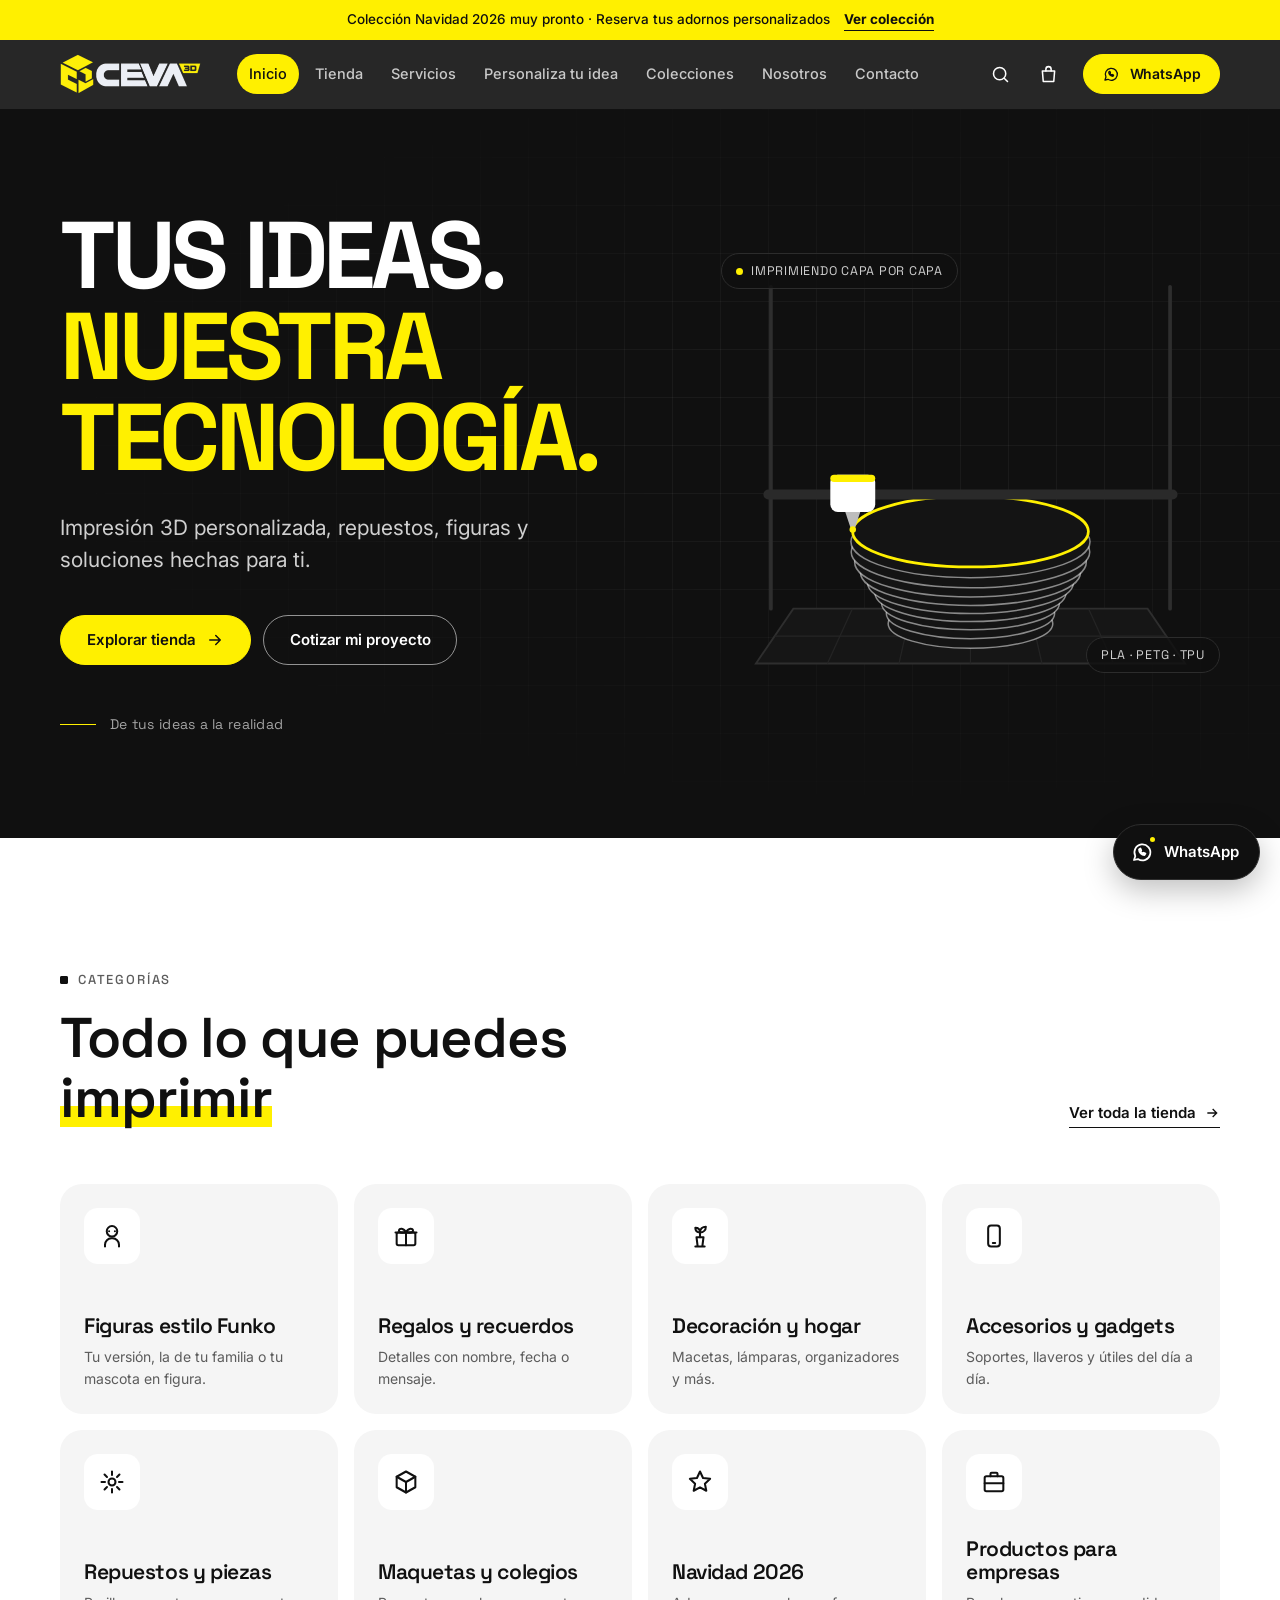
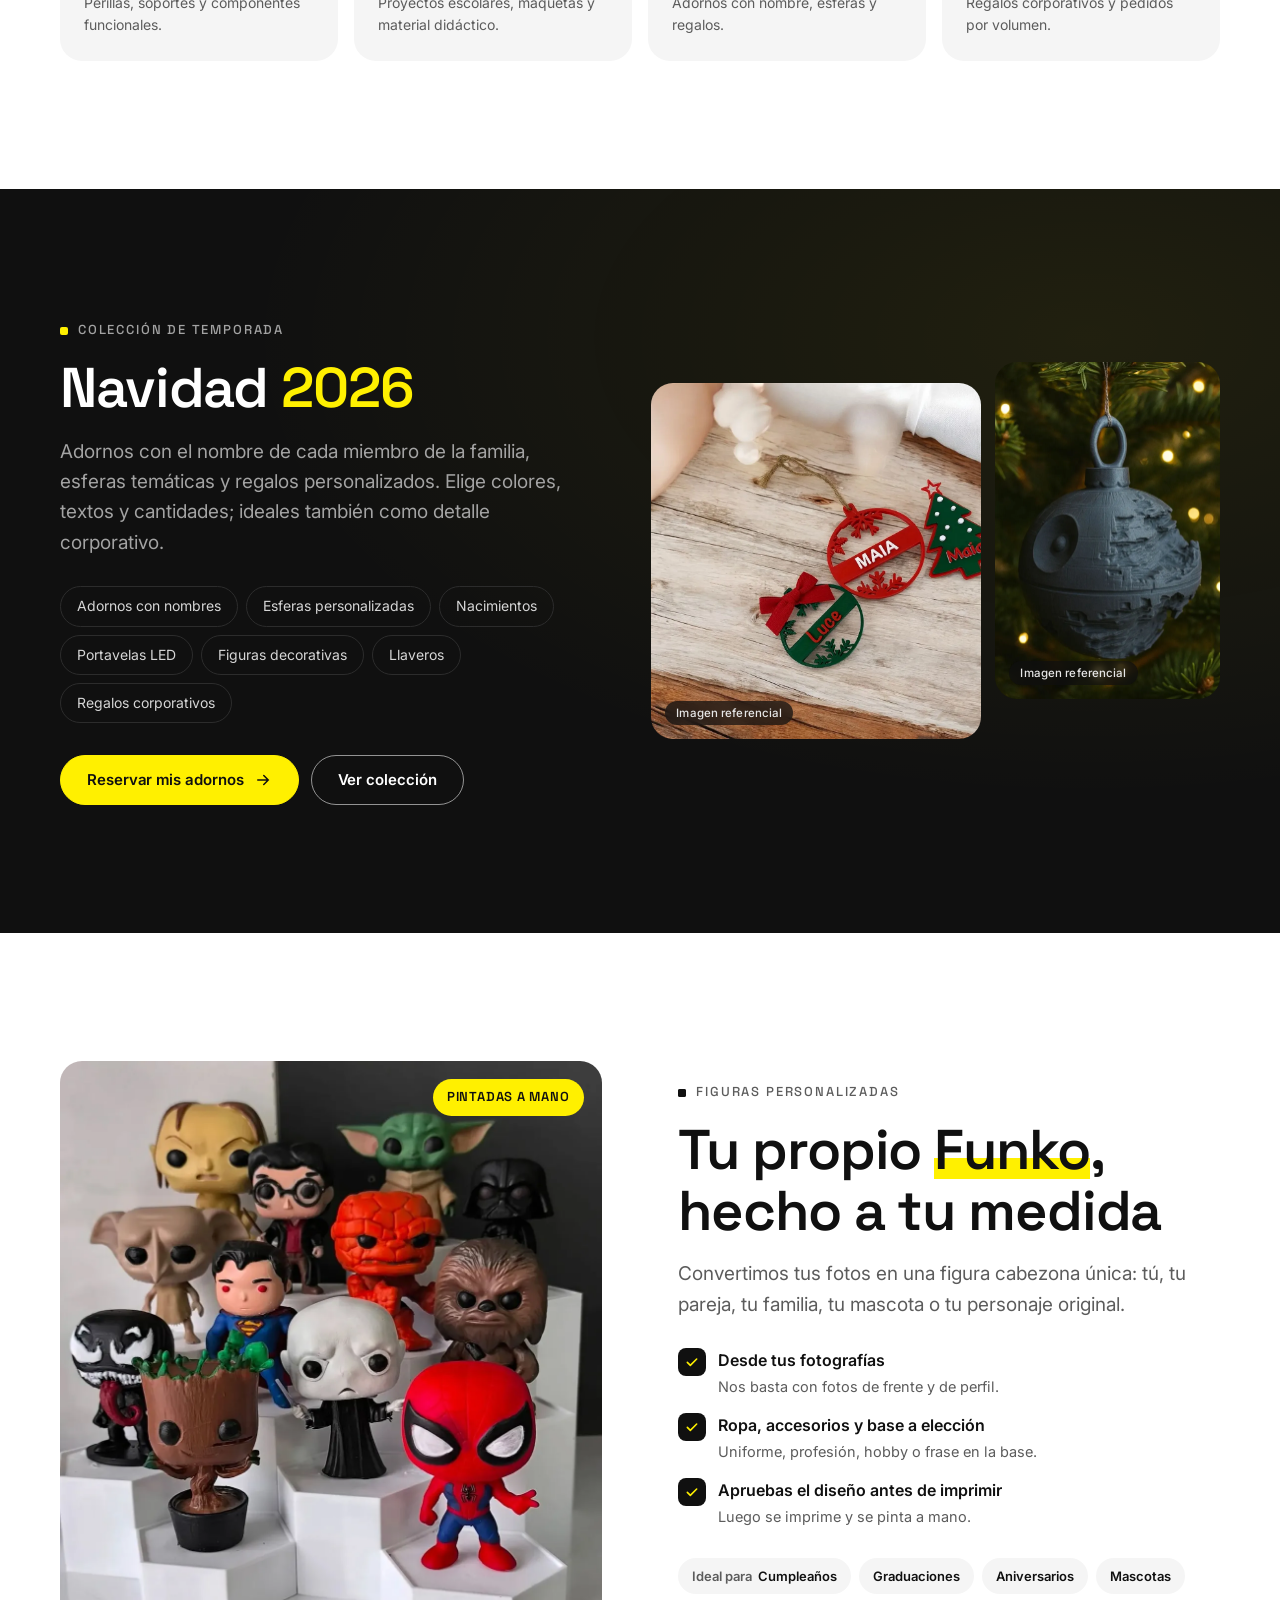
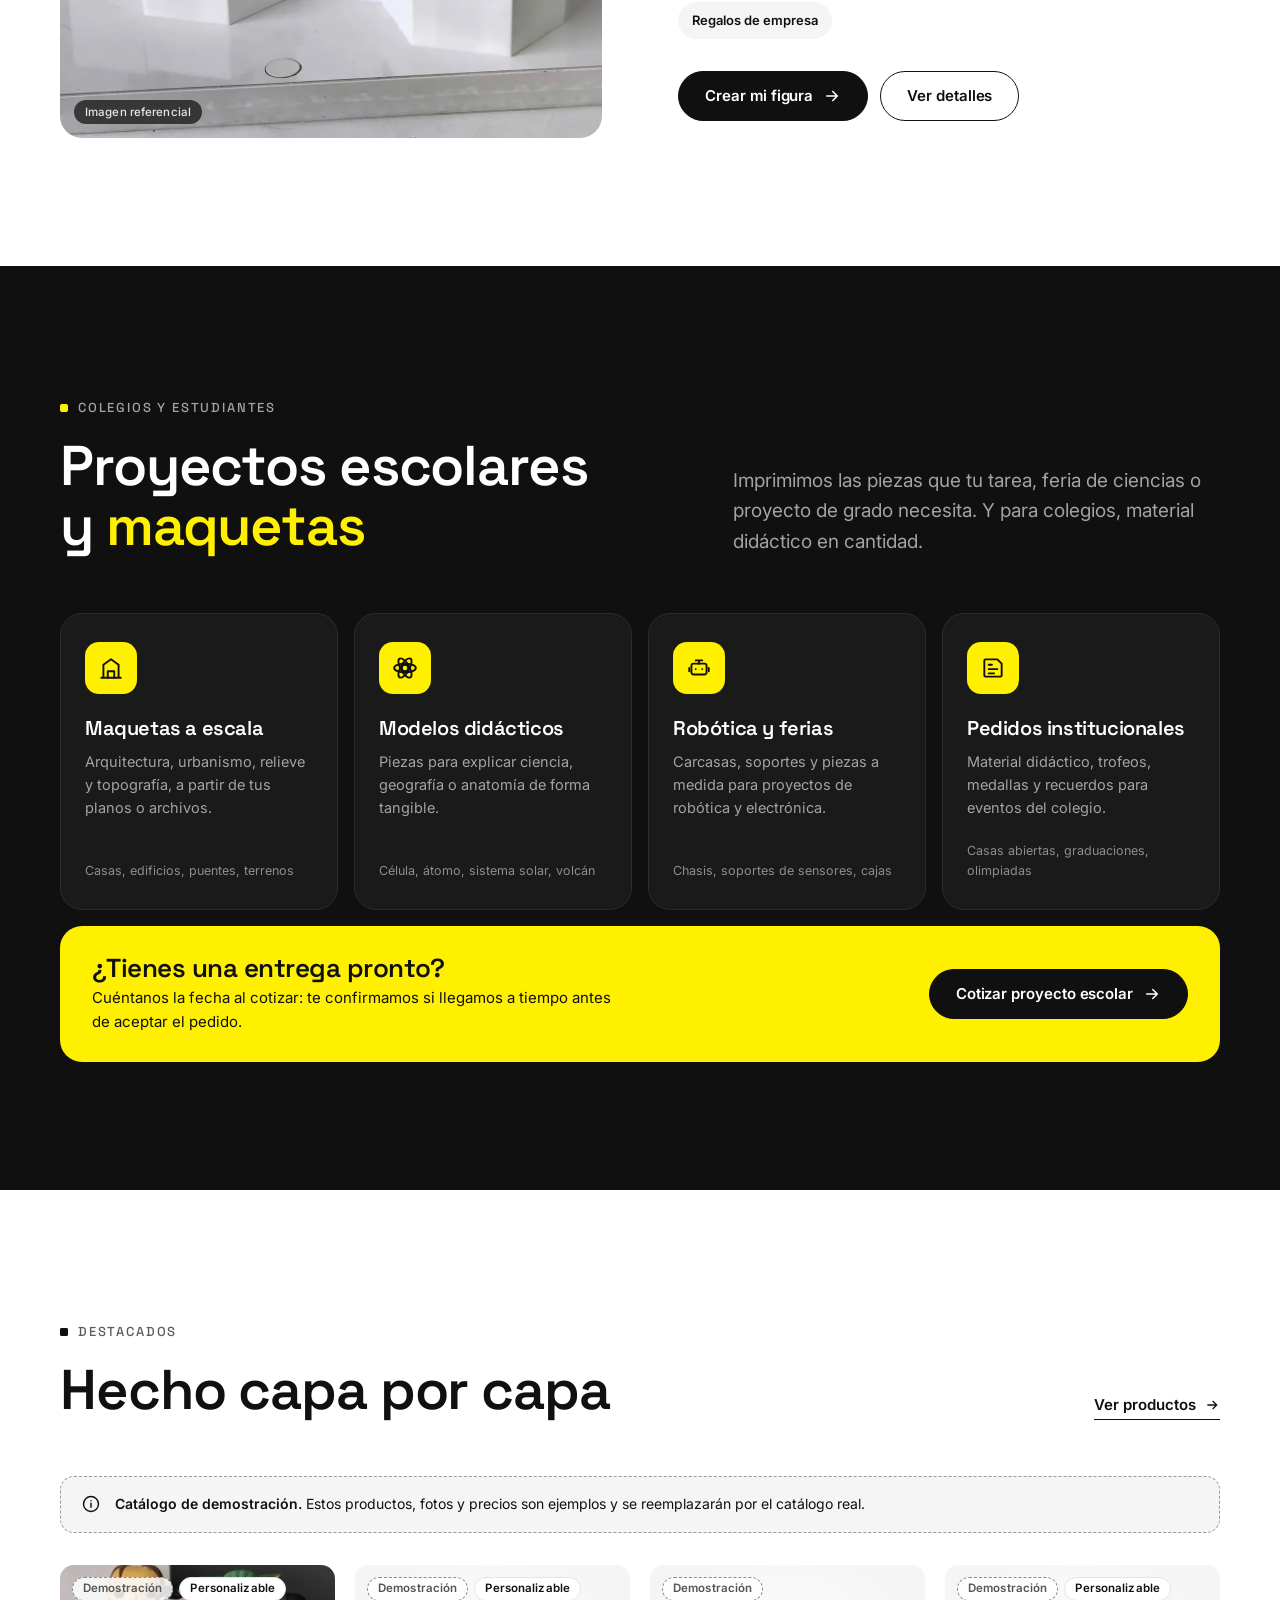
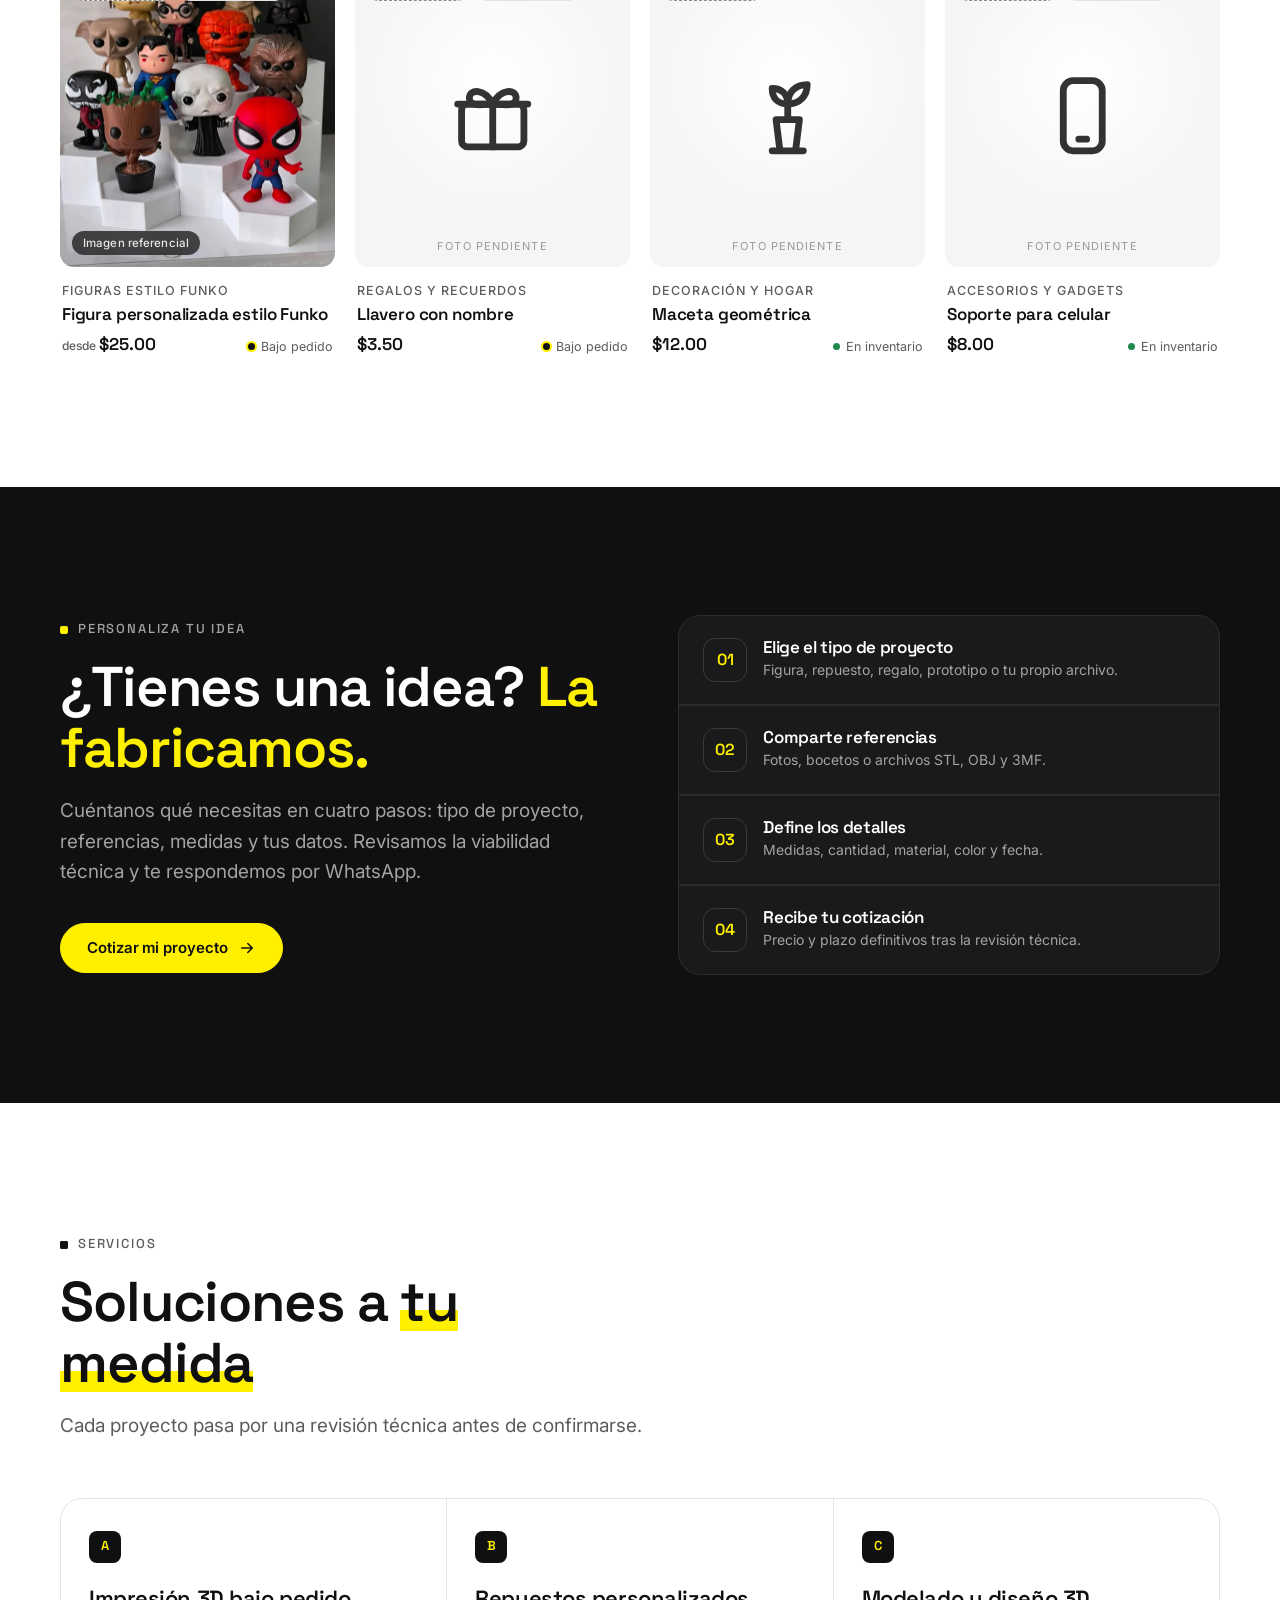
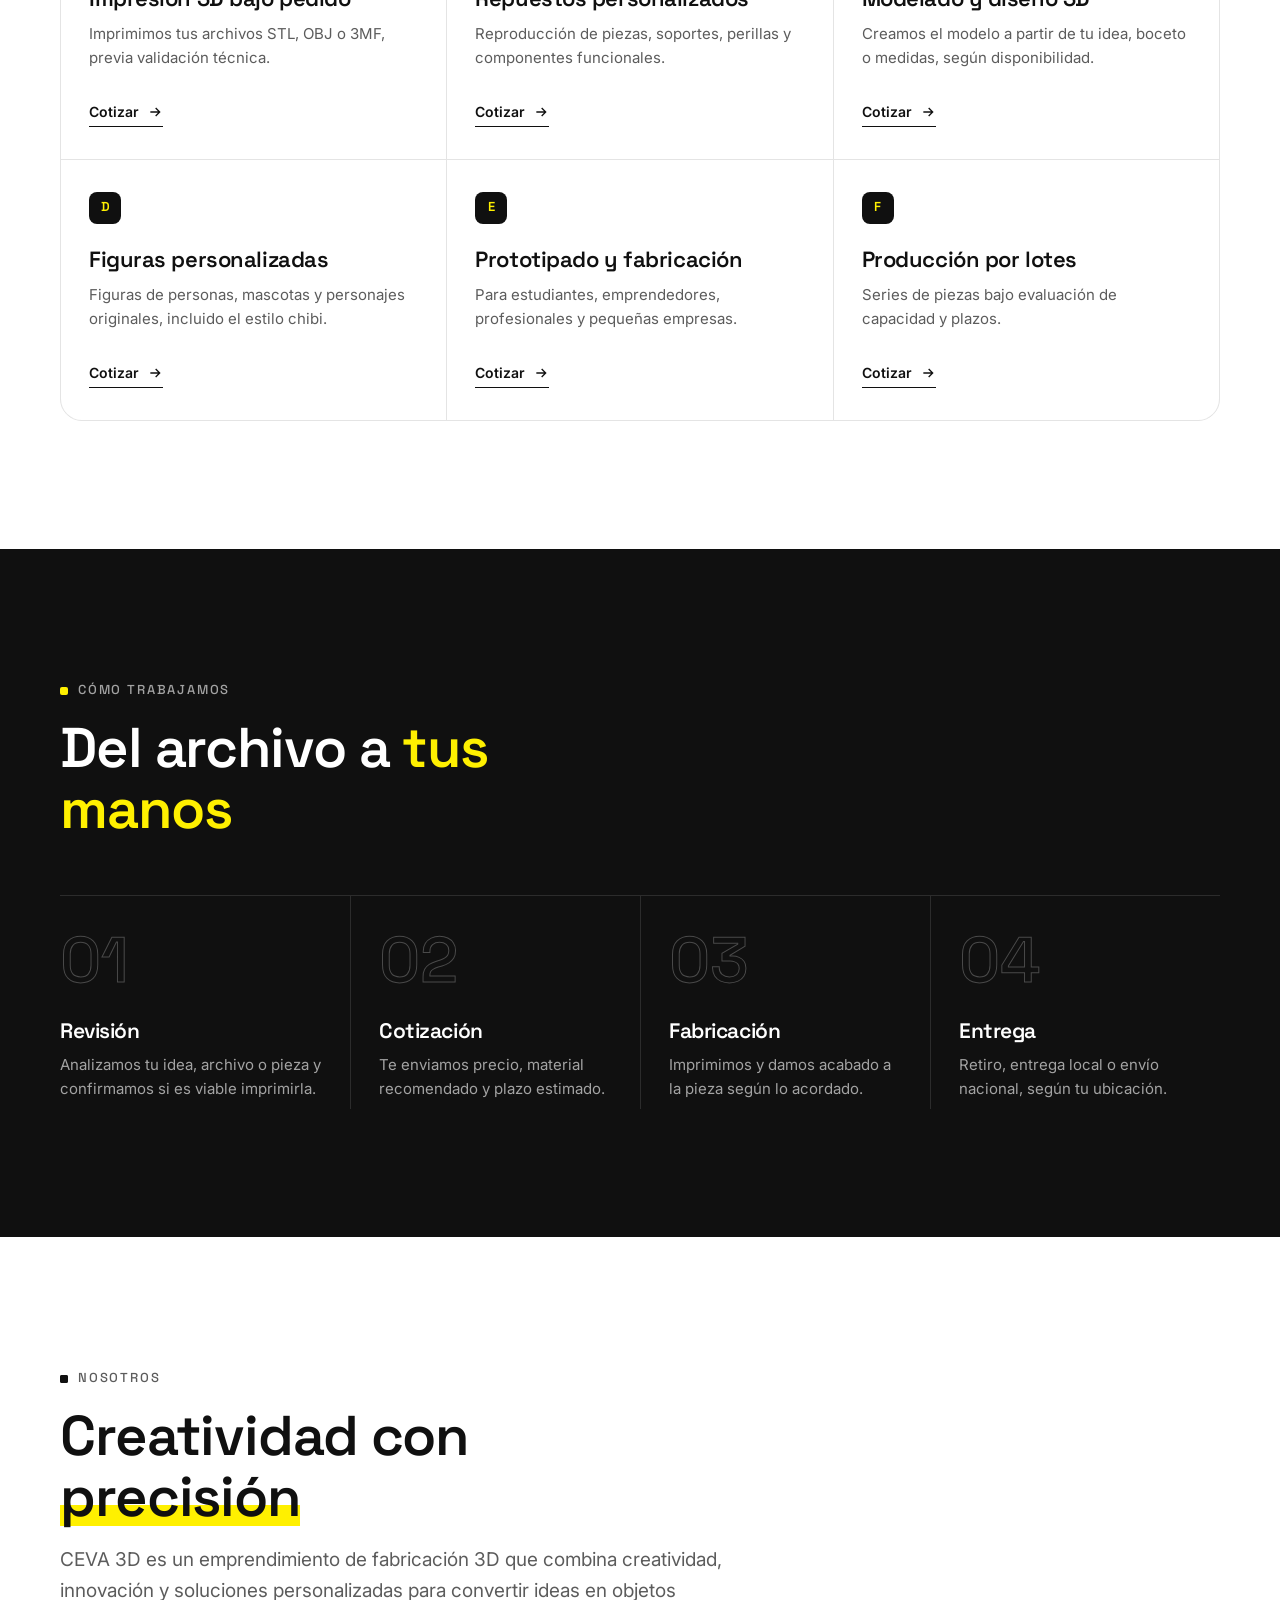
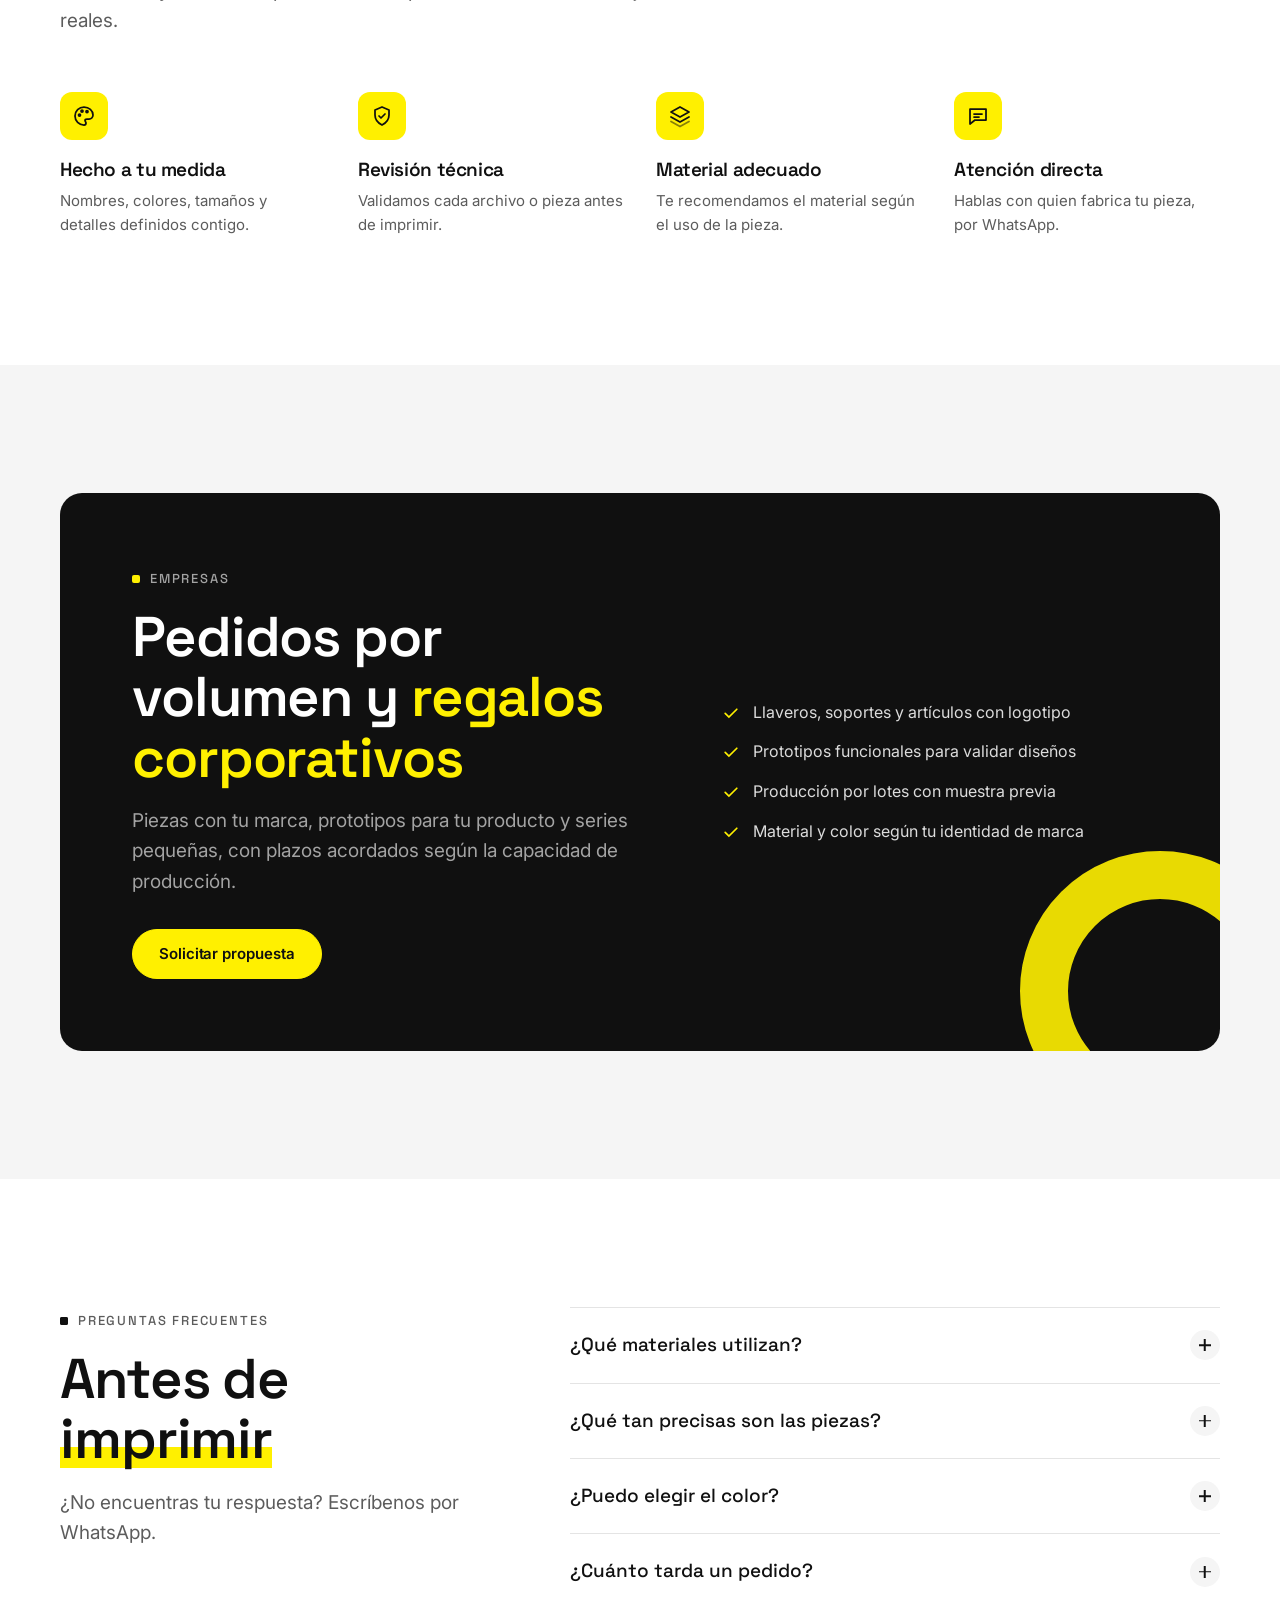
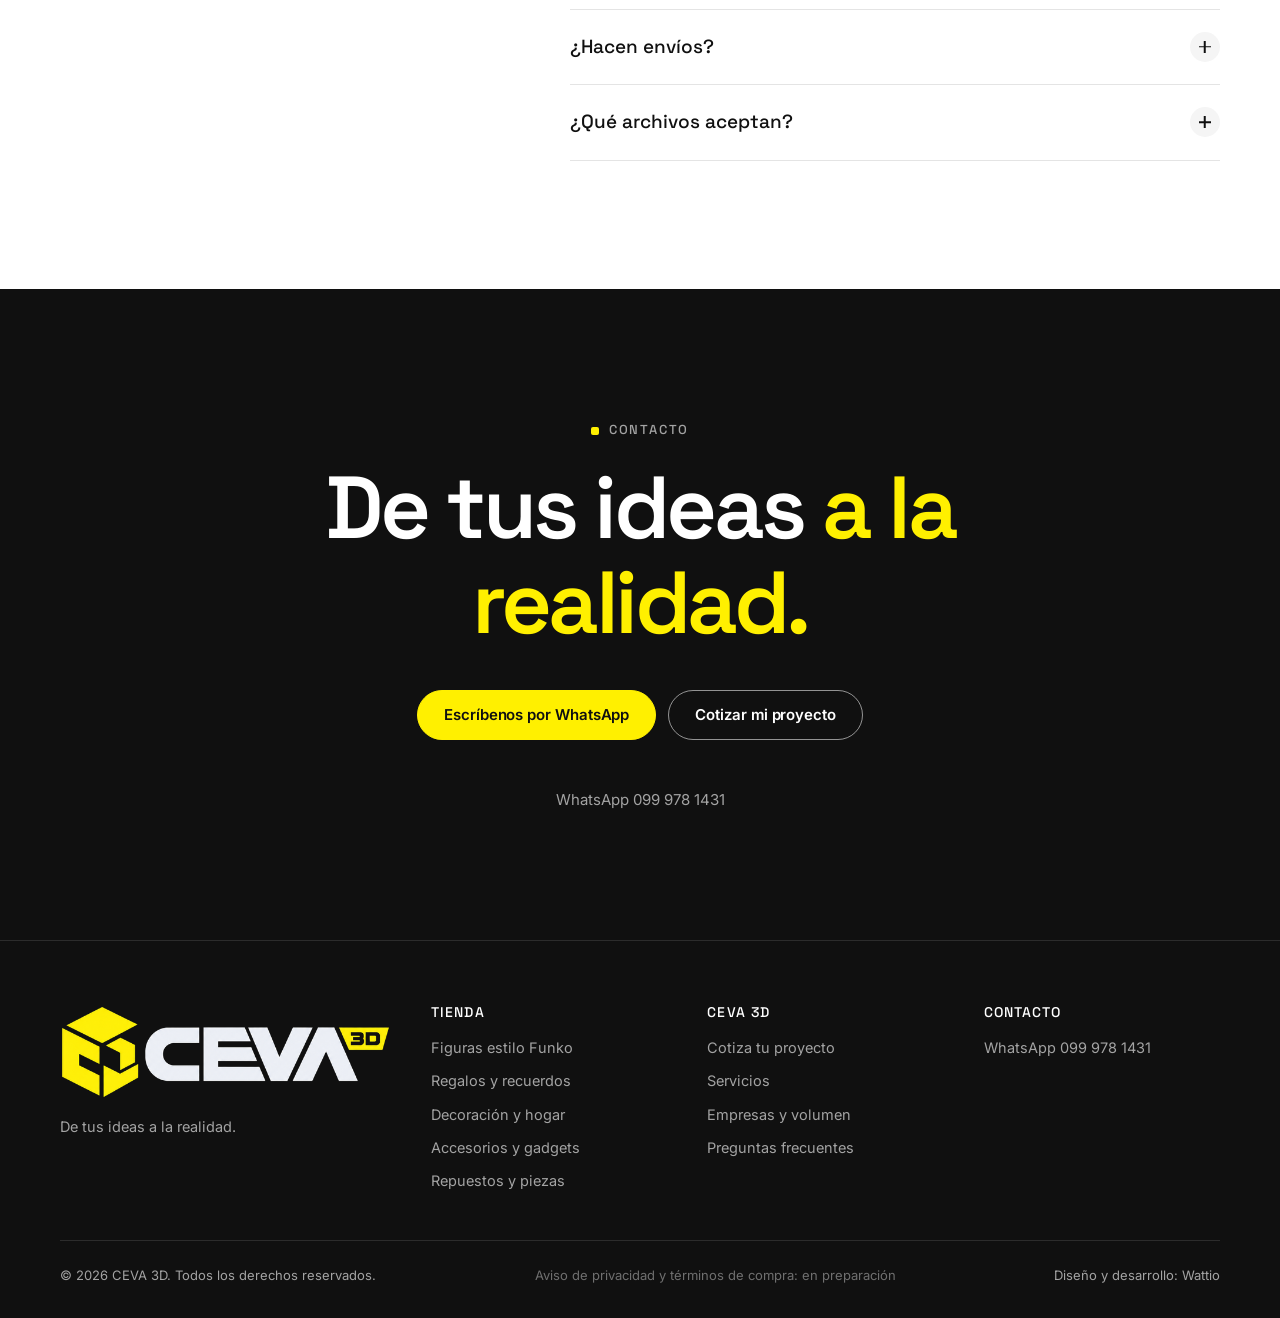
<file: ceva3d/index.html>
<!doctype html>
<html lang="es">
<head>
  <meta charset="utf-8">
  <meta name="viewport" content="width=device-width, initial-scale=1">
  <title>CEVA 3D · Impresión 3D personalizada en Ecuador</title>
  <meta name="description" content="Impresión 3D personalizada, repuestos, figuras y soluciones hechas para ti. Cotiza tu proyecto con CEVA 3D. De tus ideas a la realidad.">
  <meta name="theme-color" content="#101010">
  <meta property="og:type" content="website">
  <meta property="og:site_name" content="CEVA 3D">
  <meta property="og:title" content="CEVA 3D · Tus ideas. Nuestra tecnología.">
  <meta property="og:description" content="Impresión 3D personalizada, repuestos, figuras y soluciones hechas para ti.">
  <meta property="og:locale" content="es_EC">
  <meta name="twitter:card" content="summary_large_image">
  <link rel="icon" href="assets/img/favicon.png" type="image/png">
  <link rel="apple-touch-icon" href="assets/img/apple-touch-icon.png">
  <meta property="og:image" content="assets/img/og-ceva3d.jpg">
  <link rel="preconnect" href="https://fonts.googleapis.com">
  <link rel="preconnect" href="https://fonts.gstatic.com" crossorigin>
  <link href="https://fonts.googleapis.com/css2?family=Inter:wght@400;500;600;700&family=Space+Grotesk:wght@400;500;600;700&display=swap" rel="stylesheet">
  <link rel="stylesheet" href="assets/css/styles.css">
</head>
<body data-pagina="inicio">
<main id="contenido">

  <!-- HERO -->
  <section class="hero" aria-labelledby="hero-titulo">
    <div class="contenedor">
      <div>
        <h1 id="hero-titulo"><span>TUS IDEAS.</span><span class="acento">NUESTRA</span><span class="acento">TECNOLOGÍA.</span></h1>
        <p class="sub">Impresión 3D personalizada, repuestos, figuras y soluciones hechas para ti.</p>
        <div class="botones">
          <a class="btn btn-amarillo" href="tienda.html">Explorar tienda <svg class="flecha" viewBox="0 0 24 24" fill="none" stroke="currentColor" stroke-width="2" stroke-linecap="round" stroke-linejoin="round" aria-hidden="true"><path d="M5 12h14M13 6l6 6-6 6"/></svg></a>
          <a class="btn btn-contorno-blanco" href="cotizar.html">Cotizar mi proyecto</a>
        </div>
        <p class="lema">De tus ideas a la realidad</p>
      </div>
      <div class="hero-visual" aria-hidden="true">
        <svg id="impresion" viewBox="0 0 400 420"></svg>
        <span class="hero-chip c1"><i></i>Imprimiendo capa por capa</span>
        <span class="hero-chip c2">PLA · PETG · TPU</span>
      </div>
    </div>
  </section>

  <!-- CATEGORÍAS -->
  <section class="sec sec-blanca" aria-labelledby="cat-titulo">
    <div class="contenedor">
      <div class="cabecera-sec">
        <div class="revelar">
          <span class="eyebrow">Categorías</span>
          <h2 class="titulo-sec" id="cat-titulo">Todo lo que puedes <em>imprimir</em></h2>
        </div>
        <a class="enlace-flecha revelar d1" href="tienda.html">Ver toda la tienda <svg viewBox="0 0 24 24" fill="none" stroke="currentColor" stroke-width="2" aria-hidden="true"><path d="M5 12h14M13 6l6 6-6 6"/></svg></a>
      </div>
      <div class="grid-cat" id="grid-cat"></div>
    </div>
  </section>

  <!-- NAVIDAD 2026 (colección destacada) -->
  <section class="sec sec-negra sec-navidad" id="navidad" aria-labelledby="nav-titulo">
    <div class="contenedor navidad">
      <div class="revelar">
        <span class="eyebrow">Colección de temporada</span>
        <h2 class="titulo-sec" id="nav-titulo" style="max-width:12ch">Navidad <em>2026</em></h2>
        <p class="intro-sec">Adornos con el nombre de cada miembro de la familia, esferas temáticas y regalos personalizados. Elige colores, textos y cantidades; ideales también como detalle corporativo.</p>
        <div class="lista-temp">
          <span>Adornos con nombres</span><span>Esferas personalizadas</span><span>Nacimientos</span><span>Portavelas LED</span><span>Figuras decorativas</span><span>Llaveros</span><span>Regalos corporativos</span>
        </div>
        <div class="sello-nav" id="sello-navidad" hidden></div>
        <div style="display:flex;gap:12px;flex-wrap:wrap;margin-top:32px">
          <a class="btn btn-amarillo" href="cotizar.html?tipo=navidad">Reservar mis adornos <svg class="flecha" viewBox="0 0 24 24" fill="none" stroke="currentColor" stroke-width="2" stroke-linecap="round" aria-hidden="true"><path d="M5 12h14M13 6l6 6-6 6"/></svg></a>
          <a class="btn btn-contorno-blanco" href="tienda.html?cat=temporada">Ver colección</a>
        </div>
      </div>
      <div class="collage revelar d1">
        <figure class="foto-marco" style="margin:0"><img src="assets/img/navidad-adornos-nombre.webp" alt="Adornos navideños impresos en 3D con nombres personalizados" loading="lazy" decoding="async" width="1100" height="1100"><span data-ref="assets/img/"></span></figure>
        <figure class="foto-marco" style="margin:0"><img src="assets/img/navidad-esfera.webp" alt="Esfera navideña temática impresa en 3D colgada en el árbol" loading="lazy" decoding="async" width="900" height="1350"><span data-ref="assets/img/"></span></figure>
      </div>
    </div>
  </section>

  <!-- FIGURAS ESTILO FUNKO -->
  <section class="sec sec-blanca" id="figuras" aria-labelledby="fig-titulo">
    <div class="contenedor figuras">
      <figure class="foto-marco revelar" style="margin:0"><img src="assets/img/figuras-personalizadas.webp" alt="Colección de figuras estilo Funko impresas en 3D y pintadas a mano" loading="lazy" decoding="async" width="1100" height="1375"><span class="flotante">Pintadas a mano</span><span data-ref="assets/img/"></span></figure>
      <div class="revelar d1">
        <span class="eyebrow">Figuras personalizadas</span>
        <h2 class="titulo-sec" id="fig-titulo">Tu propio <em>Funko</em>, hecho a tu medida</h2>
        <p class="intro-sec">Convertimos tus fotos en una figura cabezona única: tú, tu pareja, tu familia, tu mascota o tu personaje original.</p>
        <ul class="lista-check">
          <li><span class="ck"><svg viewBox="0 0 24 24" fill="none" stroke="currentColor" stroke-width="2.4" stroke-linecap="round" stroke-linejoin="round" aria-hidden="true"><path d="m5 12.5 4.5 4.5L19 7.5"/></svg></span><div><b>Desde tus fotografías</b><span class="t">Nos basta con fotos de frente y de perfil.</span></div></li>
          <li><span class="ck"><svg viewBox="0 0 24 24" fill="none" stroke="currentColor" stroke-width="2.4" stroke-linecap="round" stroke-linejoin="round" aria-hidden="true"><path d="m5 12.5 4.5 4.5L19 7.5"/></svg></span><div><b>Ropa, accesorios y base a elección</b><span class="t">Uniforme, profesión, hobby o frase en la base.</span></div></li>
          <li><span class="ck"><svg viewBox="0 0 24 24" fill="none" stroke="currentColor" stroke-width="2.4" stroke-linecap="round" stroke-linejoin="round" aria-hidden="true"><path d="m5 12.5 4.5 4.5L19 7.5"/></svg></span><div><b>Apruebas el diseño antes de imprimir</b><span class="t">Luego se imprime y se pinta a mano.</span></div></li>
        </ul>
        <div class="pasos-fig"><span><i>Ideal para</i>Cumpleaños</span><span>Graduaciones</span><span>Aniversarios</span><span>Mascotas</span><span>Regalos de empresa</span></div>
        <div style="display:flex;gap:12px;flex-wrap:wrap;margin-top:32px">
          <a class="btn btn-negro" href="cotizar.html?tipo=figura">Crear mi figura <svg class="flecha" viewBox="0 0 24 24" fill="none" stroke="currentColor" stroke-width="2" stroke-linecap="round" aria-hidden="true"><path d="M5 12h14M13 6l6 6-6 6"/></svg></a>
          <a class="btn btn-contorno" href="producto.html?p=figura-chibi-personalizada">Ver detalles</a>
        </div>
      </div>
    </div>
  </section>

  <!-- COLEGIOS Y MAQUETAS -->
  <section class="sec sec-negra" id="colegios" aria-labelledby="col-titulo">
    <div class="contenedor">
      <div class="colegios-cab revelar">
        <div>
          <span class="eyebrow">Colegios y estudiantes</span>
          <h2 class="titulo-sec" id="col-titulo" style="max-width:15ch">Proyectos escolares y <em>maquetas</em></h2>
        </div>
        <p class="intro-sec" style="margin:0">Imprimimos las piezas que tu tarea, feria de ciencias o proyecto de grado necesita. Y para colegios, material didáctico en cantidad.</p>
      </div>
      <div class="grid-col">
        <article class="col-item revelar"><span class="ico"><svg viewBox="0 0 24 24" fill="none" stroke="currentColor" stroke-width="1.75" stroke-linecap="round" stroke-linejoin="round" aria-hidden="true"><path d="M3 21h18M5 21V9l7-5 7 5v12"/><path d="M9 21v-6h6v6"/></svg></span><h3>Maquetas a escala</h3><p>Arquitectura, urbanismo, relieve y topografía, a partir de tus planos o archivos.</p><span class="ej">Casas, edificios, puentes, terrenos</span></article>
        <article class="col-item revelar d1"><span class="ico"><svg viewBox="0 0 24 24" fill="none" stroke="currentColor" stroke-width="1.75" stroke-linecap="round" stroke-linejoin="round" aria-hidden="true"><circle cx="12" cy="12" r="3"/><ellipse cx="12" cy="12" rx="10" ry="4"/><ellipse cx="12" cy="12" rx="10" ry="4" transform="rotate(60 12 12)"/><ellipse cx="12" cy="12" rx="10" ry="4" transform="rotate(120 12 12)"/></svg></span><h3>Modelos didácticos</h3><p>Piezas para explicar ciencia, geografía o anatomía de forma tangible.</p><span class="ej">Célula, átomo, sistema solar, volcán</span></article>
        <article class="col-item revelar d2"><span class="ico"><svg viewBox="0 0 24 24" fill="none" stroke="currentColor" stroke-width="1.75" stroke-linecap="round" stroke-linejoin="round" aria-hidden="true"><rect x="5" y="8" width="14" height="10" rx="2"/><path d="M12 8V5M9 5h6M9 13h.01M15 13h.01M3 12v3M21 12v3"/></svg></span><h3>Robótica y ferias</h3><p>Carcasas, soportes y piezas a medida para proyectos de robótica y electrónica.</p><span class="ej">Chasis, soportes de sensores, cajas</span></article>
        <article class="col-item revelar d3"><span class="ico"><svg viewBox="0 0 24 24" fill="none" stroke="currentColor" stroke-width="1.75" stroke-linecap="round" stroke-linejoin="round" aria-hidden="true"><path d="M4 19V5a1 1 0 0 1 1-1h11l4 4v11a1 1 0 0 1-1 1H5a1 1 0 0 1-1-1Z"/><path d="M8 13h8M8 17h5M8 9h3"/></svg></span><h3>Pedidos institucionales</h3><p>Material didáctico, trofeos, medallas y recuerdos para eventos del colegio.</p><span class="ej">Casas abiertas, graduaciones, olimpiadas</span></article>
      </div>
      <div class="banda-inst revelar">
        <div><h3>¿Tienes una entrega pronto?</h3><p>Cuéntanos la fecha al cotizar: te confirmamos si llegamos a tiempo antes de aceptar el pedido.</p></div>
        <a class="btn btn-negro" href="cotizar.html?tipo=escolar">Cotizar proyecto escolar <svg class="flecha" viewBox="0 0 24 24" fill="none" stroke="currentColor" stroke-width="2" stroke-linecap="round" aria-hidden="true"><path d="M5 12h14M13 6l6 6-6 6"/></svg></a>
      </div>
    </div>
  </section>

  <!-- DESTACADOS -->
  <section class="sec sec-blanca" aria-labelledby="dest-titulo">
    <div class="contenedor">
      <div class="cabecera-sec">
        <div class="revelar">
          <span class="eyebrow">Destacados</span>
          <h2 class="titulo-sec" id="dest-titulo">Hecho capa por capa</h2>
        </div>
        <a class="enlace-flecha revelar d1" href="tienda.html">Ver productos <svg viewBox="0 0 24 24" fill="none" stroke="currentColor" stroke-width="2" aria-hidden="true"><path d="M5 12h14M13 6l6 6-6 6"/></svg></a>
      </div>
      <div id="aviso-demo-inicio"></div>
      <div class="grid-prod" id="grid-destacados"></div>
    </div>
  </section>

  <!-- COTIZADOR (protagonista) -->
  <section class="sec sec-negra" aria-labelledby="cot-titulo">
    <div class="contenedor banda-cot">
      <div class="revelar">
        <span class="eyebrow">Personaliza tu idea</span>
        <h2 class="titulo-sec" id="cot-titulo">¿Tienes una idea? <em>La fabricamos.</em></h2>
        <p class="intro-sec">Cuéntanos qué necesitas en cuatro pasos: tipo de proyecto, referencias, medidas y tus datos. Revisamos la viabilidad técnica y te respondemos por WhatsApp.</p>
        <div class="botones" style="display:flex;gap:12px;flex-wrap:wrap;margin-top:36px">
          <a class="btn btn-amarillo" href="cotizar.html">Cotizar mi proyecto <svg class="flecha" viewBox="0 0 24 24" fill="none" stroke="currentColor" stroke-width="2" stroke-linecap="round" aria-hidden="true"><path d="M5 12h14M13 6l6 6-6 6"/></svg></a>
        </div>
      </div>
      <ol class="pasos-mini revelar d1">
        <li><span class="n">01</span><div><h4>Elige el tipo de proyecto</h4><p>Figura, repuesto, regalo, prototipo o tu propio archivo.</p></div></li>
        <li><span class="n">02</span><div><h4>Comparte referencias</h4><p>Fotos, bocetos o archivos STL, OBJ y 3MF.</p></div></li>
        <li><span class="n">03</span><div><h4>Define los detalles</h4><p>Medidas, cantidad, material, color y fecha.</p></div></li>
        <li><span class="n">04</span><div><h4>Recibe tu cotización</h4><p>Precio y plazo definitivos tras la revisión técnica.</p></div></li>
      </ol>
    </div>
  </section>

  <!-- SERVICIOS -->
  <section class="sec sec-blanca" id="servicios" aria-labelledby="serv-titulo">
    <div class="contenedor">
      <div class="cabecera-sec">
        <div class="revelar">
          <span class="eyebrow">Servicios</span>
          <h2 class="titulo-sec" id="serv-titulo">Soluciones a <em>tu medida</em></h2>
          <p class="intro-sec">Cada proyecto pasa por una revisión técnica antes de confirmarse.</p>
        </div>
      </div>
      <div class="grid-serv revelar d1">
        <article class="serv"><span class="letra">A</span><h3>Impresión 3D bajo pedido</h3><p>Imprimimos tus archivos STL, OBJ o 3MF, previa validación técnica.</p><a class="enlace-flecha" href="cotizar.html?tipo=archivo">Cotizar <svg viewBox="0 0 24 24" fill="none" stroke="currentColor" stroke-width="2" aria-hidden="true"><path d="M5 12h14M13 6l6 6-6 6"/></svg></a></article>
        <article class="serv"><span class="letra">B</span><h3>Repuestos personalizados</h3><p>Reproducción de piezas, soportes, perillas y componentes funcionales.</p><a class="enlace-flecha" href="cotizar.html?tipo=repuesto">Cotizar <svg viewBox="0 0 24 24" fill="none" stroke="currentColor" stroke-width="2" aria-hidden="true"><path d="M5 12h14M13 6l6 6-6 6"/></svg></a></article>
        <article class="serv"><span class="letra">C</span><h3>Modelado y diseño 3D</h3><p>Creamos el modelo a partir de tu idea, boceto o medidas, según disponibilidad.</p><a class="enlace-flecha" href="cotizar.html?tipo=diseno">Cotizar <svg viewBox="0 0 24 24" fill="none" stroke="currentColor" stroke-width="2" aria-hidden="true"><path d="M5 12h14M13 6l6 6-6 6"/></svg></a></article>
        <article class="serv"><span class="letra">D</span><h3>Figuras personalizadas</h3><p>Figuras de personas, mascotas y personajes originales, incluido el estilo chibi.</p><a class="enlace-flecha" href="cotizar.html?tipo=figura">Cotizar <svg viewBox="0 0 24 24" fill="none" stroke="currentColor" stroke-width="2" aria-hidden="true"><path d="M5 12h14M13 6l6 6-6 6"/></svg></a></article>
        <article class="serv"><span class="letra">E</span><h3>Prototipado y fabricación</h3><p>Para estudiantes, emprendedores, profesionales y pequeñas empresas.</p><a class="enlace-flecha" href="cotizar.html?tipo=prototipo">Cotizar <svg viewBox="0 0 24 24" fill="none" stroke="currentColor" stroke-width="2" aria-hidden="true"><path d="M5 12h14M13 6l6 6-6 6"/></svg></a></article>
        <article class="serv"><span class="letra">F</span><h3>Producción por lotes</h3><p>Series de piezas bajo evaluación de capacidad y plazos.</p><a class="enlace-flecha" href="cotizar.html?tipo=lote">Cotizar <svg viewBox="0 0 24 24" fill="none" stroke="currentColor" stroke-width="2" aria-hidden="true"><path d="M5 12h14M13 6l6 6-6 6"/></svg></a></article>
      </div>
    </div>
  </section>

  <!-- PROCESO -->
  <section class="sec sec-negra" aria-labelledby="proc-titulo">
    <div class="contenedor">
      <div class="cabecera-sec revelar">
        <div>
          <span class="eyebrow">Cómo trabajamos</span>
          <h2 class="titulo-sec" id="proc-titulo">Del archivo a <em>tus manos</em></h2>
        </div>
      </div>
      <ol class="proceso">
        <li class="revelar"><div class="num">01</div><h3>Revisión</h3><p>Analizamos tu idea, archivo o pieza y confirmamos si es viable imprimirla.</p></li>
        <li class="revelar d1"><div class="num">02</div><h3>Cotización</h3><p>Te enviamos precio, material recomendado y plazo estimado.</p></li>
        <li class="revelar d2"><div class="num">03</div><h3>Fabricación</h3><p>Imprimimos y damos acabado a la pieza según lo acordado.</p></li>
        <li class="revelar d3"><div class="num">04</div><h3>Entrega</h3><p>Retiro, entrega local o envío nacional, según tu ubicación.</p></li>
      </ol>
    </div>
  </section>

  <!-- NOSOTROS + BENEFICIOS -->
  <section class="sec sec-blanca" id="nosotros" aria-labelledby="nos-titulo">
    <div class="contenedor">
      <div class="cabecera-sec revelar">
        <div>
          <span class="eyebrow">Nosotros</span>
          <h2 class="titulo-sec" id="nos-titulo">Creatividad con <em>precisión</em></h2>
          <p class="intro-sec">CEVA 3D es un emprendimiento de fabricación 3D que combina creatividad, innovación y soluciones personalizadas para convertir ideas en objetos reales.</p>
        </div>
      </div>
      <div class="grid-ben">
        <div class="ben revelar"><div class="ico" data-icono="paleta"></div><h3>Hecho a tu medida</h3><p>Nombres, colores, tamaños y detalles definidos contigo.</p></div>
        <div class="ben revelar d1"><div class="ico" data-icono="escudo"></div><h3>Revisión técnica</h3><p>Validamos cada archivo o pieza antes de imprimir.</p></div>
        <div class="ben revelar d2"><div class="ico" data-icono="capas"></div><h3>Material adecuado</h3><p>Te recomendamos el material según el uso de la pieza.</p></div>
        <div class="ben revelar d3"><div class="ico" data-icono="chat"></div><h3>Atención directa</h3><p>Hablas con quien fabrica tu pieza, por WhatsApp.</p></div>
      </div>
    </div>
  </section>

  <!-- PROYECTOS REALES (solo se muestra si hay contenido en config.js) -->
  <section class="sec sec-negra" id="proyectos" aria-labelledby="proy-titulo" hidden>
    <div class="contenedor">
      <div class="cabecera-sec revelar"><div><span class="eyebrow">Proyectos</span><h2 class="titulo-sec" id="proy-titulo">Antes y <em>después</em></h2></div></div>
      <div class="grid-proy" id="grid-proy"></div>
    </div>
  </section>

  <!-- TESTIMONIOS (solo se muestra si hay testimonios reales) -->
  <section class="sec sec-blanca" id="testimonios" aria-labelledby="testi-titulo" hidden>
    <div class="contenedor">
      <div class="cabecera-sec revelar"><div><span class="eyebrow">Clientes</span><h2 class="titulo-sec" id="testi-titulo">Lo que dicen</h2></div></div>
      <div class="grid-testi" id="grid-testi"></div>
    </div>
  </section>

  <!-- EMPRESAS -->
  <section class="sec sec-gris" id="empresas" aria-labelledby="emp-titulo">
    <div class="contenedor">
      <div class="empresas revelar">
        <div style="position:relative;z-index:1">
          <span class="eyebrow">Empresas</span>
          <h2 class="titulo-sec" id="emp-titulo" style="max-width:18ch">Pedidos por volumen y <em>regalos corporativos</em></h2>
          <p class="intro-sec">Piezas con tu marca, prototipos para tu producto y series pequeñas, con plazos acordados según la capacidad de producción.</p>
          <a class="btn btn-amarillo" href="cotizar.html?tipo=lote" style="margin-top:32px">Solicitar propuesta</a>
        </div>
        <ul>
          <li><svg viewBox="0 0 24 24" fill="none" stroke="currentColor" stroke-width="2" stroke-linecap="round" aria-hidden="true"><path d="m5 12.5 4.5 4.5L19 7.5"/></svg>Llaveros, soportes y artículos con logotipo</li>
          <li><svg viewBox="0 0 24 24" fill="none" stroke="currentColor" stroke-width="2" stroke-linecap="round" aria-hidden="true"><path d="m5 12.5 4.5 4.5L19 7.5"/></svg>Prototipos funcionales para validar diseños</li>
          <li><svg viewBox="0 0 24 24" fill="none" stroke="currentColor" stroke-width="2" stroke-linecap="round" aria-hidden="true"><path d="m5 12.5 4.5 4.5L19 7.5"/></svg>Producción por lotes con muestra previa</li>
          <li><svg viewBox="0 0 24 24" fill="none" stroke="currentColor" stroke-width="2" stroke-linecap="round" aria-hidden="true"><path d="m5 12.5 4.5 4.5L19 7.5"/></svg>Material y color según tu identidad de marca</li>
        </ul>
      </div>
    </div>
  </section>

  <!-- FAQ -->
  <section class="sec sec-blanca" id="faq" aria-labelledby="faq-titulo">
    <div class="contenedor faq">
      <div class="revelar">
        <span class="eyebrow">Preguntas frecuentes</span>
        <h2 class="titulo-sec" id="faq-titulo">Antes de <em>imprimir</em></h2>
        <p class="intro-sec">¿No encuentras tu respuesta? Escríbenos por WhatsApp.</p>
      </div>
      <div class="revelar d1">
        <details><summary>¿Qué materiales utilizan?<i></i></summary><p>Trabajamos con filamentos como PLA, PETG y TPU. Te recomendamos el más adecuado según el uso: decoración, piezas funcionales, flexibilidad o exposición al calor.</p></details>
        <details><summary>¿Qué tan precisas son las piezas?<i></i></summary><p>La precisión depende del tamaño, la geometría y el material. Para repuestos y piezas que deben encajar, revisamos las medidas contigo y, si hace falta, imprimimos una prueba antes de la pieza final.</p></details>
        <details><summary>¿Puedo elegir el color?<i></i></summary><p>Sí. Cada producto indica los colores disponibles. Si necesitas un color específico, consúltanos: te confirmamos disponibilidad antes de fabricar.</p></details>
        <details><summary>¿Cuánto tarda un pedido?<i></i></summary><p>Los productos en inventario se entregan de inmediato. Los fabricados bajo pedido muestran un tiempo estimado en su ficha; el plazo definitivo se confirma al aprobar el pedido.</p></details>
        <details><summary>¿Hacen envíos?<i></i></summary><p>Ofrecemos retiro, entrega local y envíos nacionales. El costo depende de la ubicación y se confirma por WhatsApp antes de cerrar el pedido.</p></details>
        <details><summary>¿Qué archivos aceptan?<i></i></summary><p>Archivos STL, OBJ y 3MF. Si no tienes un archivo 3D, puedes enviarnos fotos, bocetos o medidas y evaluamos el modelado.</p></details>
      </div>
    </div>
  </section>

  <!-- CONTACTO -->
  <section class="sec sec-negra cta-final" id="contacto" aria-labelledby="cont-titulo">
    <div class="contenedor revelar">
      <span class="eyebrow">Contacto</span>
      <h2 id="cont-titulo">De tus ideas <em>a la realidad.</em></h2>
      <div class="botones">
        <a class="btn btn-amarillo" data-wa href="#">Escríbenos por WhatsApp</a>
        <a class="btn btn-contorno-blanco" href="cotizar.html">Cotizar mi proyecto</a>
      </div>
      <div class="datos-contacto" id="datos-contacto"></div>
    </div>
  </section>

</main>

<script src="assets/js/config.js"></script>
<script src="assets/js/catalogo.js"></script>
<script src="assets/js/main.js"></script>
<script src="assets/js/inicio.js"></script>
</body>
</html>
</file>
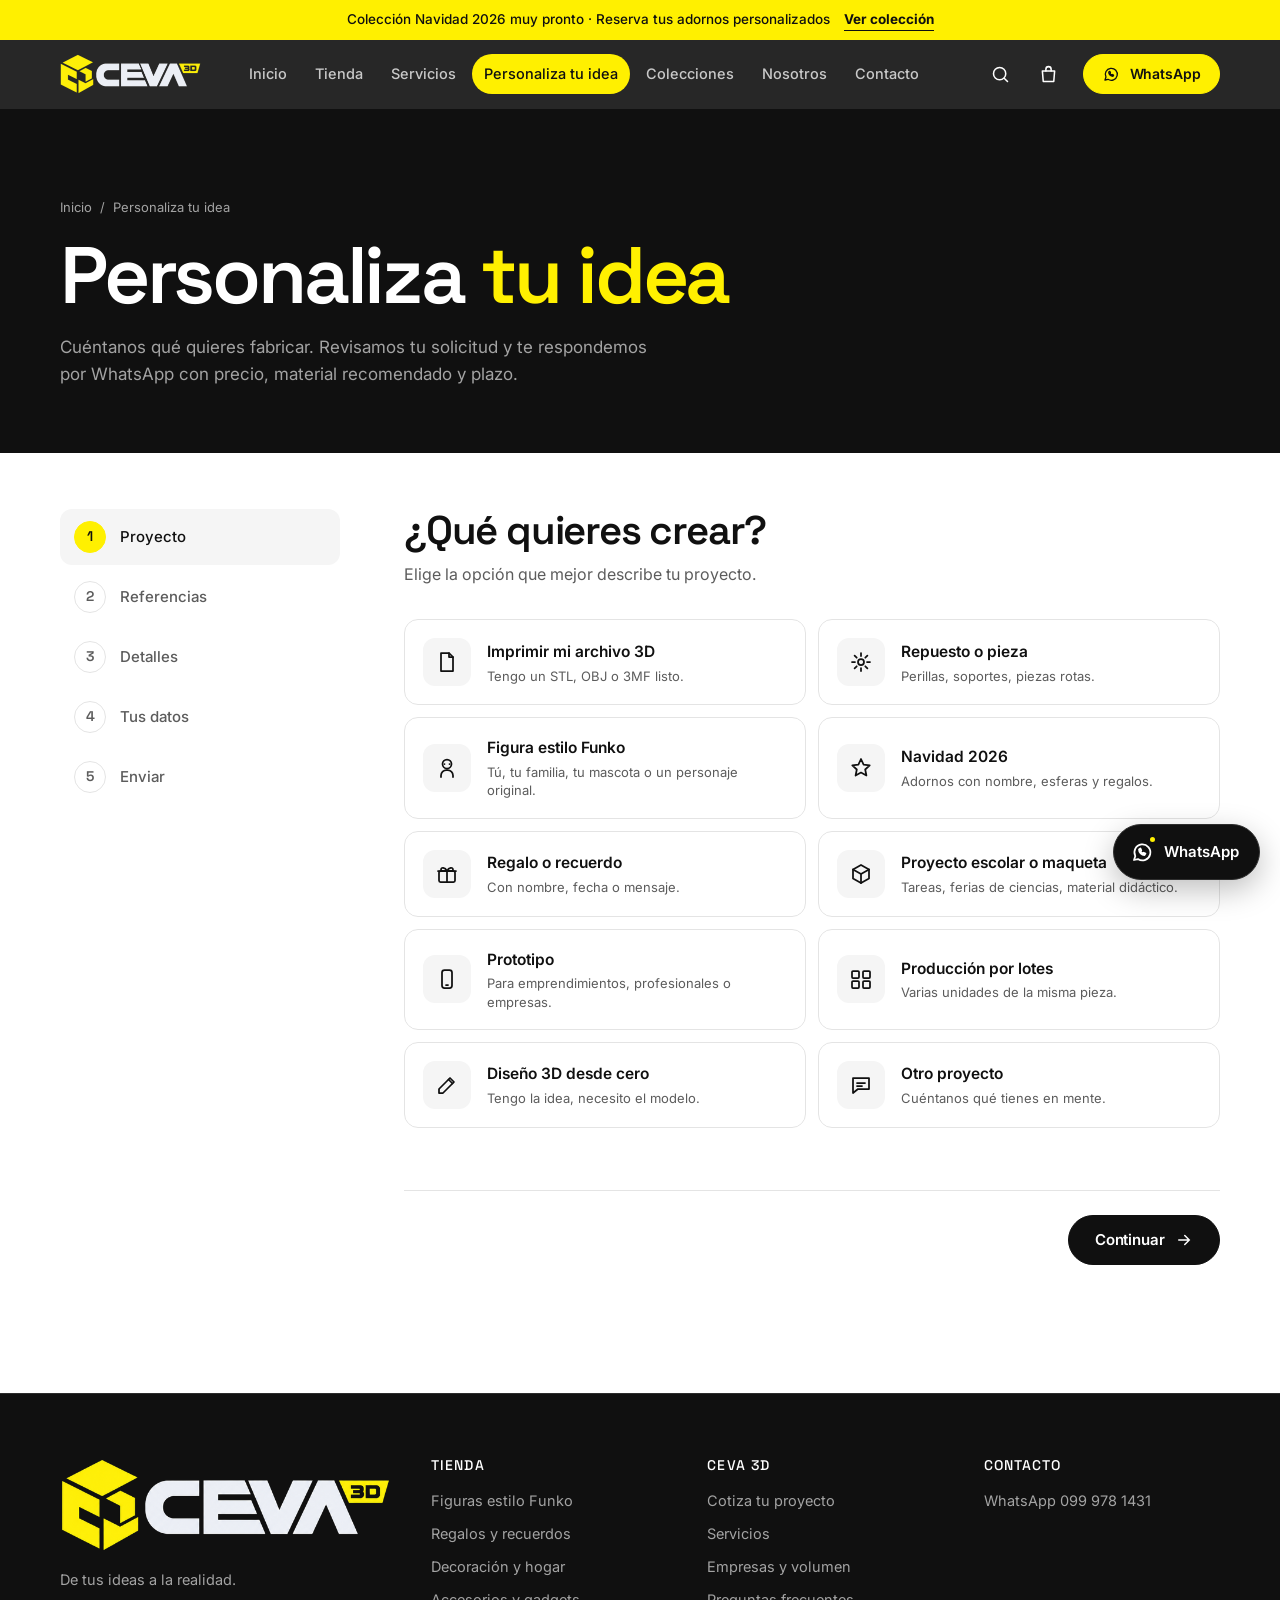
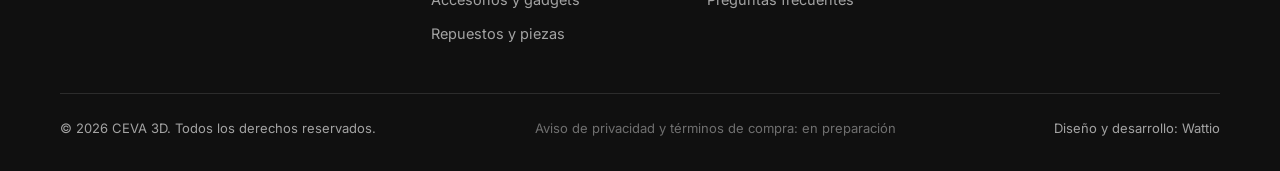
<file: ceva3d/cotizar.html>
<!doctype html>
<html lang="es">
<head>
  <meta charset="utf-8">
  <meta name="viewport" content="width=device-width, initial-scale=1">
  <title>Personaliza tu idea · Cotizador CEVA 3D</title>
  <meta name="description" content="Cotiza tu proyecto de impresión 3D: figuras, repuestos, regalos, prototipos y producción por lotes. Envía tus referencias y recibe respuesta por WhatsApp.">
  <meta name="theme-color" content="#101010">
  <meta property="og:type" content="website">
  <meta property="og:site_name" content="CEVA 3D">
  <meta property="og:title" content="Personaliza tu idea · CEVA 3D">
  <meta property="og:description" content="Cuéntanos tu proyecto en cuatro pasos y recibe tu cotización por WhatsApp.">
  <meta property="og:locale" content="es_EC">
  <link rel="icon" href="assets/img/favicon.png" type="image/png">
  <link rel="apple-touch-icon" href="assets/img/apple-touch-icon.png">
  <meta property="og:image" content="assets/img/og-ceva3d.jpg">
  <link rel="preconnect" href="https://fonts.googleapis.com">
  <link rel="preconnect" href="https://fonts.gstatic.com" crossorigin>
  <link href="https://fonts.googleapis.com/css2?family=Inter:wght@400;500;600;700&family=Space+Grotesk:wght@400;500;600;700&display=swap" rel="stylesheet">
  <link rel="stylesheet" href="assets/css/styles.css">
</head>
<body data-pagina="cotizar">
<main id="contenido">
  <section class="cab-pagina">
    <div class="contenedor">
      <nav class="migas" aria-label="Ruta"><a href="index.html">Inicio</a><span>/</span><span>Personaliza tu idea</span></nav>
      <h1>Personaliza <em>tu idea</em></h1>
      <p>Cuéntanos qué quieres fabricar. Revisamos tu solicitud y te respondemos por WhatsApp con precio, material recomendado y plazo.</p>
    </div>
  </section>

  <section class="sec sec-blanca" style="padding-top:56px">
    <div class="contenedor cotizador">
      <ol class="progreso" id="progreso" aria-label="Pasos">
        <li><span class="n">1</span>Proyecto</li>
        <li><span class="n">2</span>Referencias</li>
        <li><span class="n">3</span>Detalles</li>
        <li><span class="n">4</span>Tus datos</li>
        <li><span class="n">5</span>Enviar</li>
      </ol>

      <form id="cotizador" novalidate>
        <div class="barra-prog" aria-hidden="true"><i id="barra"></i></div>
        <p class="paso-movil" id="paso-movil"></p>
        <input class="trampa" type="text" name="sitio" tabindex="-1" autocomplete="off" aria-hidden="true">

        <!-- Paso 1 -->
        <div class="panel-paso" data-paso="1">
          <h2>¿Qué quieres crear?</h2>
          <p class="intro">Elige la opción que mejor describe tu proyecto.</p>
          <div class="contenido">
            <div class="tipos" id="tipos" role="radiogroup" aria-label="Tipo de proyecto"></div>
            <span class="msg-error" data-error="tipo"></span>
          </div>
        </div>

        <!-- Paso 2 -->
        <div class="panel-paso" data-paso="2">
          <h2>Comparte tus referencias</h2>
          <p class="intro">Fotos, bocetos o archivos 3D. Si aún no tienes nada, puedes continuar y describir tu idea en el siguiente paso.</p>
          <div class="contenido">
            <label class="zona-archivos" id="zona" for="archivos">
              <span data-icono="subir"></span>
              <strong>Arrastra tus archivos o toca para elegirlos</strong>
              <p>Imágenes JPG, PNG, WEBP o HEIC · Modelos STL, OBJ o 3MF · Hasta 10 archivos de 50 MB</p>
              <input class="sr-only" type="file" id="archivos" multiple accept=".jpg,.jpeg,.png,.webp,.heic,.heif,.stl,.obj,.3mf,image/*">
            </label>
            <span class="msg-error" data-error="archivos"></span>
            <ul class="lista-archivos" id="lista-archivos"></ul>
            <div class="aviso gris"><span data-icono="info"></span><p>Los archivos no se suben a ningún servidor desde esta página. En el último paso te indicamos cómo enviarlos por WhatsApp junto con tu solicitud.</p></div>
          </div>
        </div>

        <!-- Paso 3 -->
        <div class="panel-paso" data-paso="3">
          <h2>Detalles del proyecto</h2>
          <p class="intro">Mientras más detalles, más precisa será la cotización.</p>
          <div class="contenido">
            <div class="campo">
              <span class="etq">Dimensiones aproximadas (cm)</span>
              <div class="fila-campos tres">
                <input class="control" type="number" min="0" step="0.1" inputmode="decimal" name="alto" placeholder="Alto" aria-label="Alto en centímetros">
                <input class="control" type="number" min="0" step="0.1" inputmode="decimal" name="ancho" placeholder="Ancho" aria-label="Ancho en centímetros">
                <input class="control" type="number" min="0" step="0.1" inputmode="decimal" name="largo" placeholder="Largo" aria-label="Largo en centímetros">
              </div>
              <label class="check"><input type="checkbox" name="sinMedidas"> No conozco las medidas exactas</label>
            </div>
            <div class="fila-campos">
              <div class="campo">
                <label for="cantidad">Cantidad</label>
                <input class="control" type="number" min="1" max="10000" id="cantidad" name="cantidad" value="1" required>
                <span class="msg-error" data-error="cantidad"></span>
              </div>
              <div class="campo">
                <label for="fecha">Fecha requerida <span class="ayuda">(opcional)</span></label>
                <input class="control" type="date" id="fecha" name="fecha">
                <span class="msg-error" data-error="fecha"></span>
              </div>
            </div>
            <div class="campo">
              <span class="etq">Material</span>
              <div class="pastillas" role="radiogroup" aria-label="Material">
                <label class="pastilla"><input type="radio" name="material" value="Recomiéndame" checked><span>Recomiéndame</span></label>
                <label class="pastilla"><input type="radio" name="material" value="PLA"><span>PLA</span></label>
                <label class="pastilla"><input type="radio" name="material" value="PETG"><span>PETG</span></label>
                <label class="pastilla"><input type="radio" name="material" value="TPU (flexible)"><span>TPU (flexible)</span></label>
              </div>
            </div>
            <div class="fila-campos">
              <div class="campo">
                <label for="color">Color deseado</label>
                <input class="control" id="color" name="color" maxlength="60" placeholder="Ej.: negro mate, blanco, varios colores">
              </div>
              <div class="campo">
                <label for="acabado">Acabado</label>
                <select class="control" id="acabado" name="acabado">
                  <option>Estándar (tal como sale de la impresora)</option>
                  <option>Lijado / superficie más lisa</option>
                  <option>Pintado a mano</option>
                  <option>No estoy seguro</option>
                </select>
              </div>
            </div>
            <div class="campo">
              <label for="descripcion">Describe tu proyecto</label>
              <textarea class="control" id="descripcion" name="descripcion" maxlength="1200" placeholder="¿Para qué es la pieza? ¿Debe encajar con algo? ¿Lleva nombre o texto?" required></textarea>
              <span class="msg-error" data-error="descripcion"></span>
            </div>
            <div class="aviso amarillo"><span data-icono="info"></span><p><strong>El precio y el tiempo definitivos dependen de la revisión técnica</strong> de tu proyecto: tamaño, material, complejidad y capacidad de producción.</p></div>
          </div>
        </div>

        <!-- Paso 4 -->
        <div class="panel-paso" data-paso="4">
          <h2>Tus datos</h2>
          <p class="intro">Los usamos solo para responder a esta solicitud.</p>
          <div class="contenido">
            <div class="campo">
              <label for="nombre">Nombre completo</label>
              <input class="control" id="nombre" name="nombre" autocomplete="name" maxlength="80" required>
              <span class="msg-error" data-error="nombre"></span>
            </div>
            <div class="fila-campos">
              <div class="campo">
                <label for="telefono">Teléfono / WhatsApp</label>
                <input class="control" id="telefono" name="telefono" type="tel" autocomplete="tel" inputmode="tel" maxlength="20" placeholder="09XXXXXXXX" required>
                <span class="msg-error" data-error="telefono"></span>
              </div>
              <div class="campo">
                <label for="correo">Correo electrónico <span class="ayuda">(opcional)</span></label>
                <input class="control" id="correo" name="correo" type="email" autocomplete="email" maxlength="100">
                <span class="msg-error" data-error="correo"></span>
              </div>
            </div>
            <label class="check" id="consent-fotos-wrap" hidden><input type="checkbox" name="consentFotos"> <span>Confirmo que tengo autorización para compartir las fotografías de personas incluidas y acepto que CEVA 3D las use únicamente para elaborar esta cotización y el producto solicitado.</span></label>
            <span class="msg-error" data-error="consentFotos"></span>
            <label class="check"><input type="checkbox" name="consentDatos"> <span>Acepto que CEVA 3D use mis datos para responder esta solicitud.</span></label>
            <span class="msg-error" data-error="consentDatos"></span>
          </div>
        </div>

        <!-- Paso 5 -->
        <div class="panel-paso" data-paso="5">
          <h2>Revisa y envía</h2>
          <p class="intro">Tu solicitud se enviará por WhatsApp con un mensaje ya preparado.</p>
          <div class="contenido">
            <div class="resumen-cot" id="resumen"></div>
            <div class="aviso negro" id="instrucciones"></div>
            <div style="display:flex;gap:12px;flex-wrap:wrap">
              <a class="btn btn-amarillo" id="enviar-wa" href="#" target="_blank" rel="noopener"><span data-icono="wa" style="width:18px;height:18px;display:inline-grid"></span>Enviar por WhatsApp</a>
              <button class="btn btn-contorno" type="button" id="compartir" hidden>Compartir con archivos</button>
              <button class="btn btn-contorno" type="button" id="copiar">Copiar mensaje</button>
            </div>
            <p class="nota" id="nota-backend">Esta página todavía no registra solicitudes en un sistema: la referencia sirve para identificar tu conversación por WhatsApp. El registro y la confirmación automática se activarán cuando se conecte el panel de administración.</p>
          </div>
        </div>

        <div class="nav-pasos">
          <button class="btn btn-contorno" type="button" id="atras">Atrás</button>
          <button class="btn btn-negro" type="button" id="siguiente">Continuar <svg class="flecha" viewBox="0 0 24 24" fill="none" stroke="currentColor" stroke-width="2" stroke-linecap="round" aria-hidden="true"><path d="M5 12h14M13 6l6 6-6 6"/></svg></button>
        </div>
      </form>
    </div>
  </section>
</main>

<script src="assets/js/config.js"></script>
<script src="assets/js/catalogo.js"></script>
<script src="assets/js/main.js"></script>
<script src="assets/js/cotizar.js"></script>
</body>
</html>
</file>
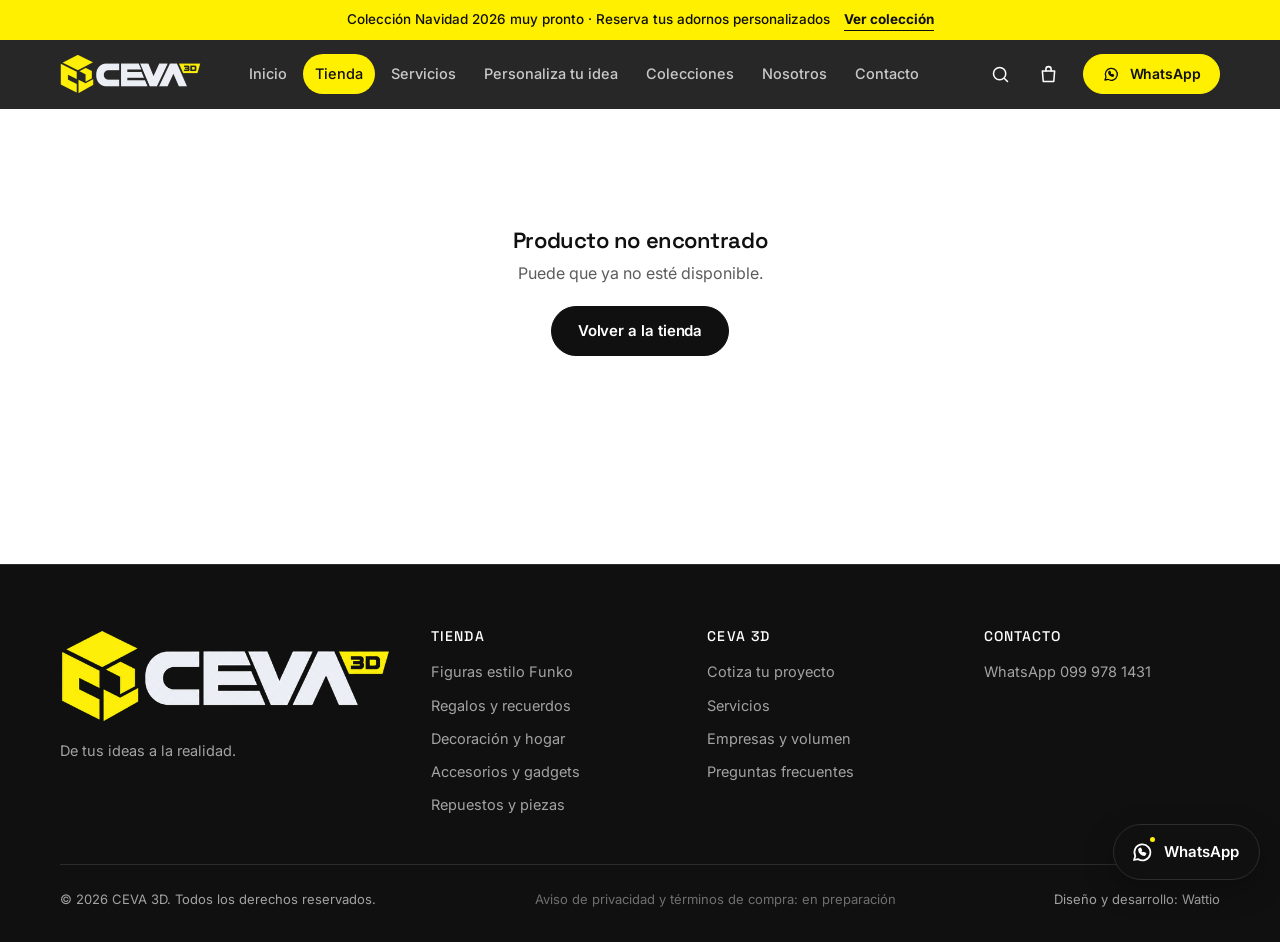
<file: ceva3d/producto.html>
<!doctype html>
<html lang="es">
<head>
  <meta charset="utf-8">
  <meta name="viewport" content="width=device-width, initial-scale=1">
  <title>Producto · CEVA 3D</title>
  <meta name="description" content="Producto impreso en 3D por CEVA 3D.">
  <meta name="theme-color" content="#101010">
  <meta property="og:type" content="product">
  <meta property="og:site_name" content="CEVA 3D">
  <meta property="og:locale" content="es_EC">
  <link rel="icon" href="assets/img/favicon.png" type="image/png">
  <link rel="apple-touch-icon" href="assets/img/apple-touch-icon.png">
  <meta property="og:image" content="assets/img/og-ceva3d.jpg">
  <link rel="preconnect" href="https://fonts.googleapis.com">
  <link rel="preconnect" href="https://fonts.gstatic.com" crossorigin>
  <link href="https://fonts.googleapis.com/css2?family=Inter:wght@400;500;600;700&family=Space+Grotesk:wght@400;500;600;700&display=swap" rel="stylesheet">
  <link rel="stylesheet" href="assets/css/styles.css">
</head>
<body data-pagina="tienda">
<main id="contenido">
  <section class="sec sec-blanca" style="padding-top:40px">
    <div class="contenedor" id="ficha"></div>
  </section>
  <section class="sec sec-gris" id="relacionados-sec" style="padding:88px 0">
    <div class="contenedor">
      <div class="cabecera-sec"><div><span class="eyebrow">También te puede interesar</span><h2 class="titulo-sec" style="font-size:clamp(28px,4vw,44px)">Productos relacionados</h2></div></div>
      <div class="grid-prod" id="relacionados"></div>
    </div>
  </section>
</main>

<script src="assets/js/config.js"></script>
<script src="assets/js/catalogo.js"></script>
<script src="assets/js/main.js"></script>
<script src="assets/js/producto.js"></script>
</body>
</html>
</file>
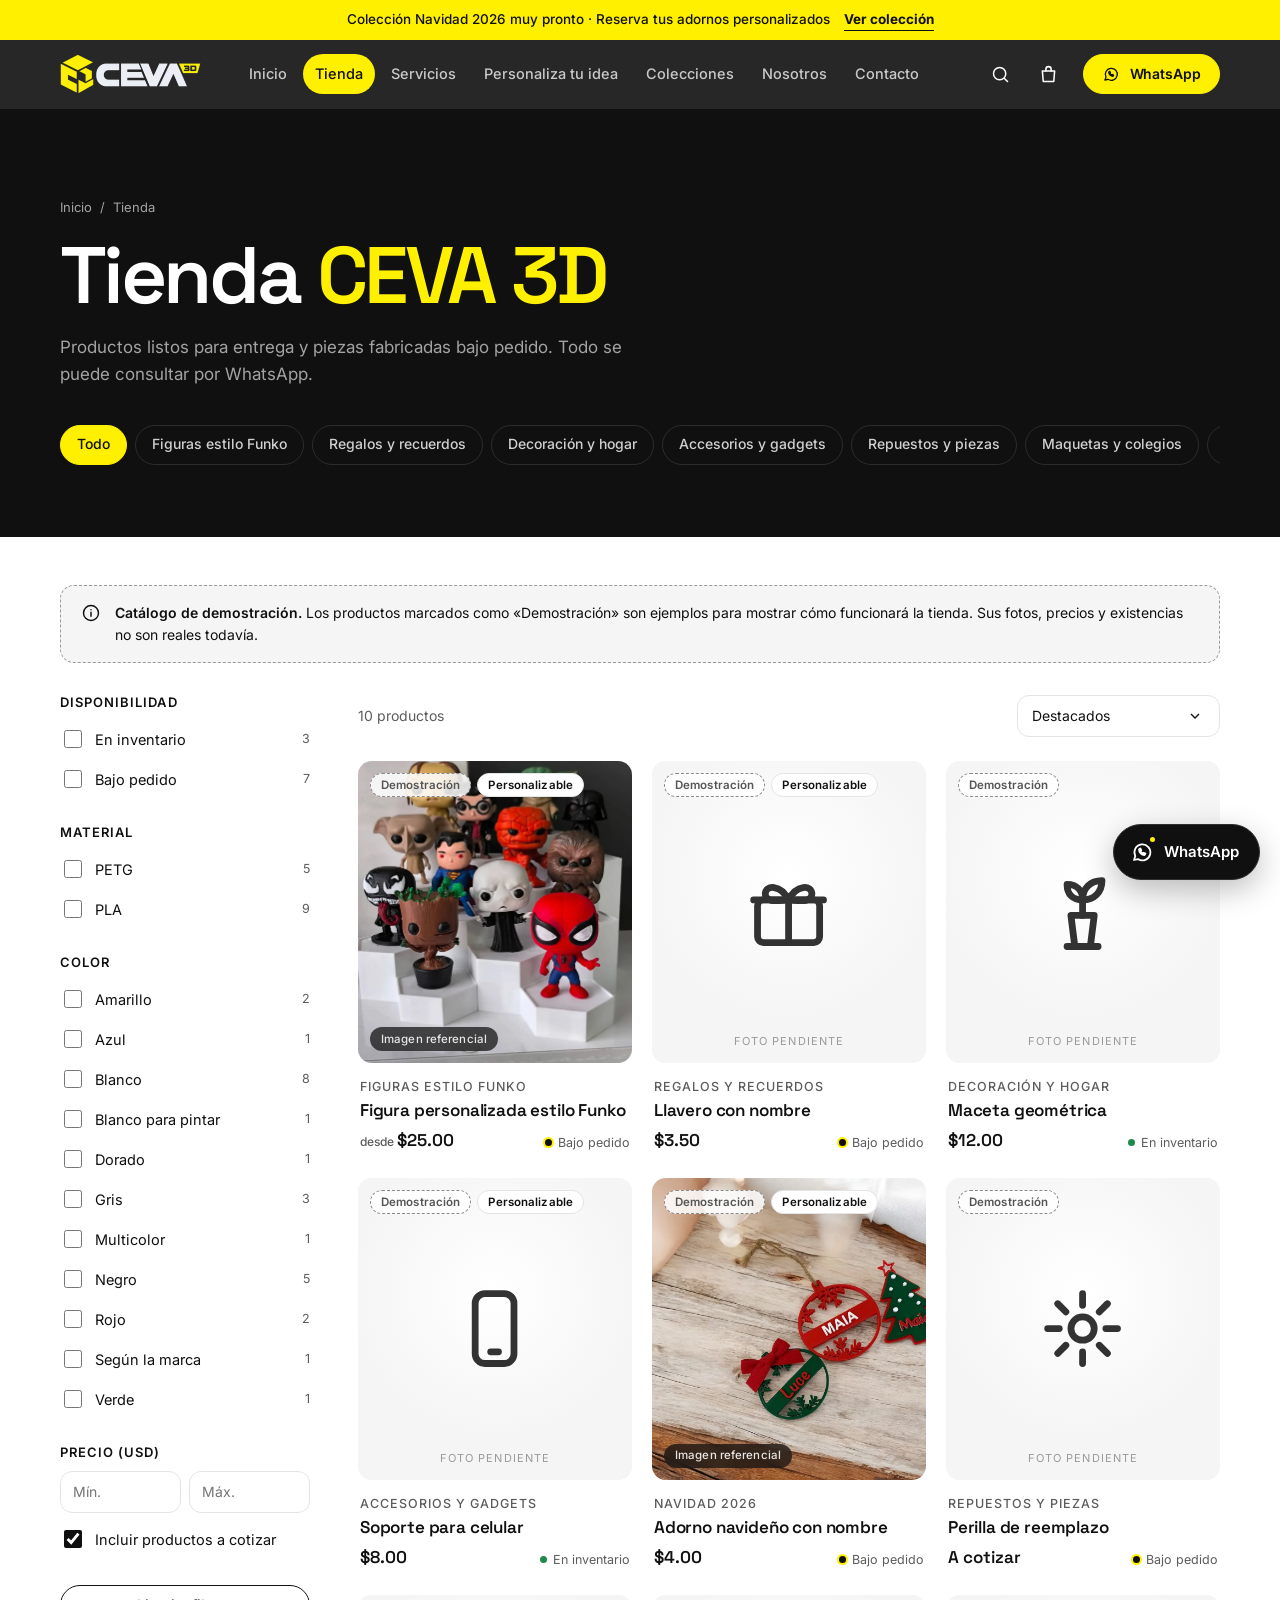
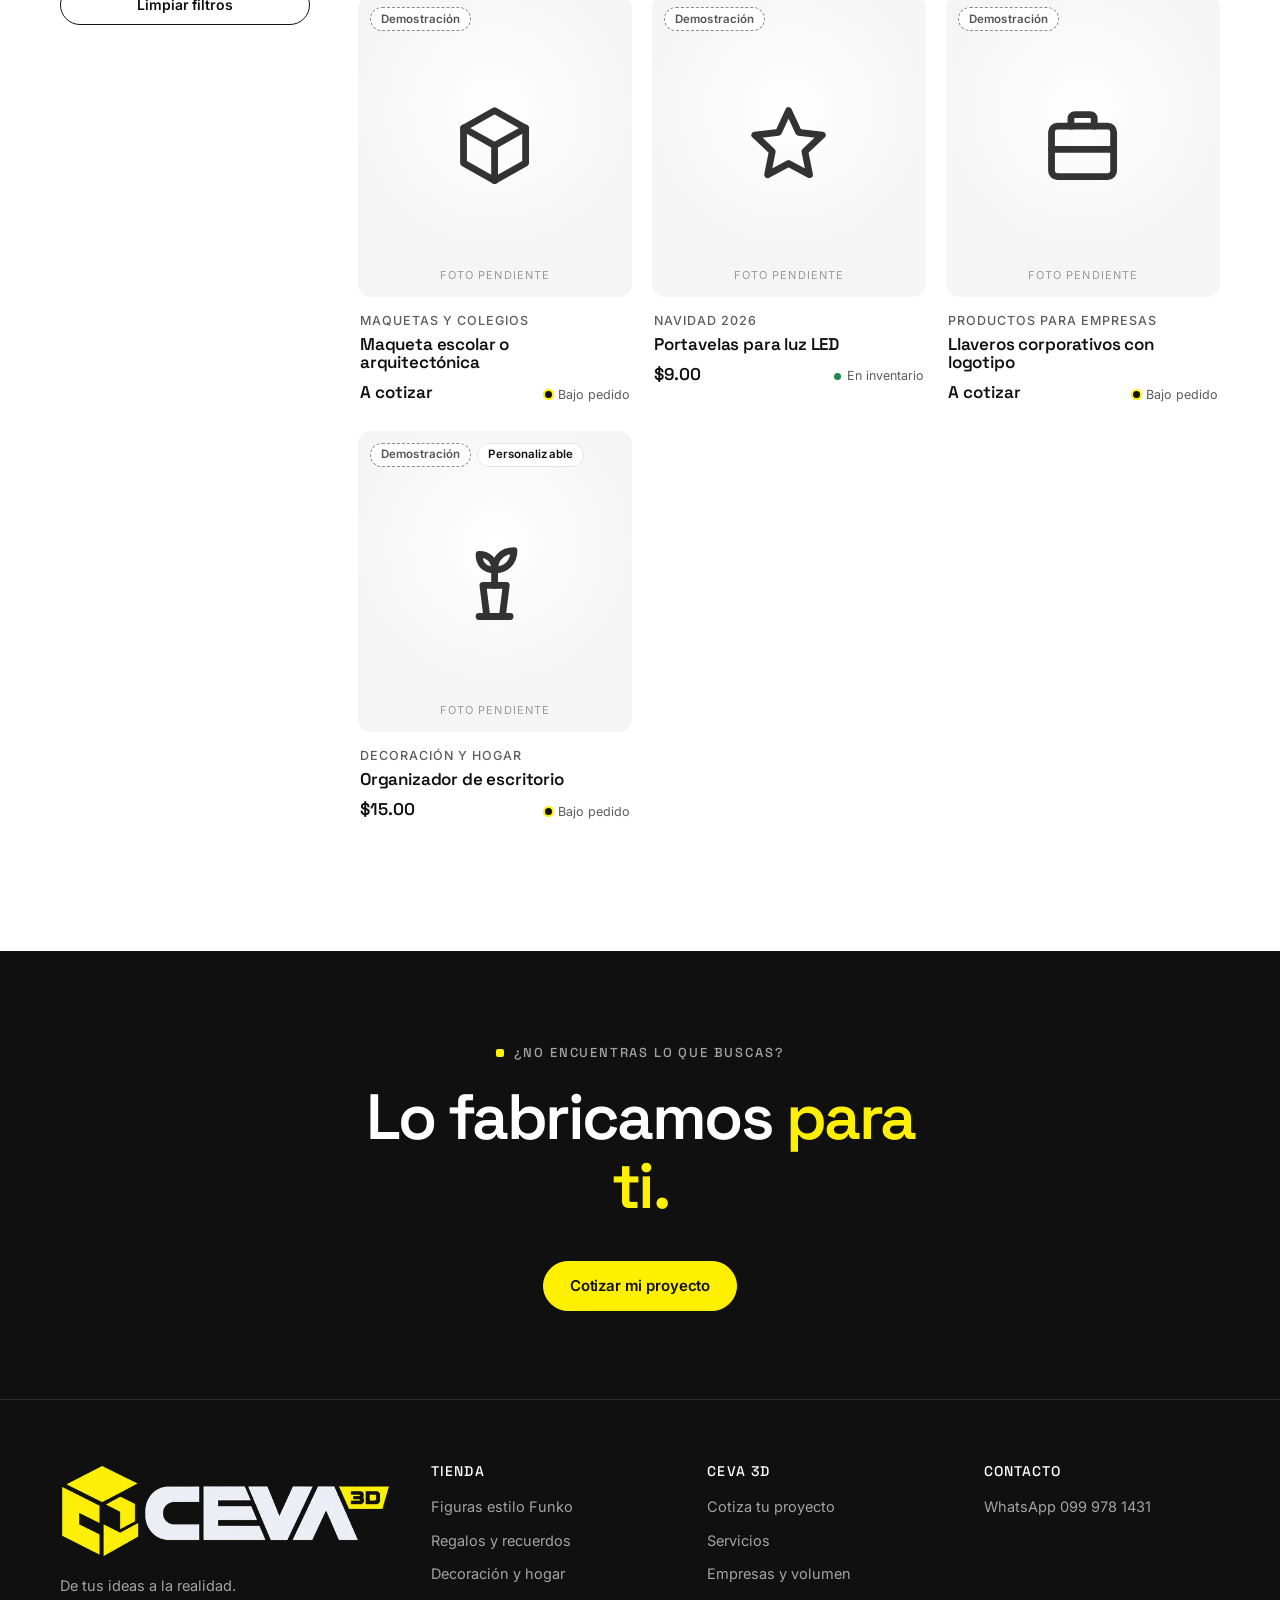
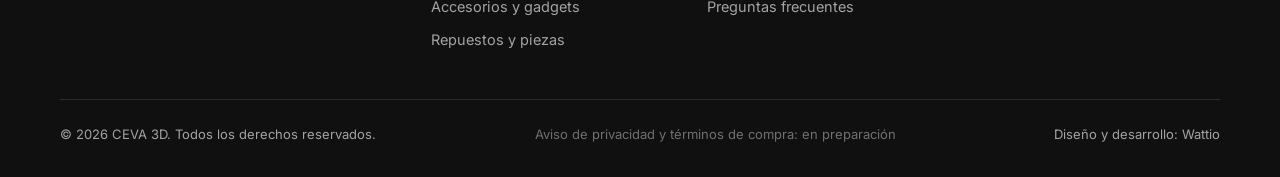
<file: ceva3d/tienda.html>
<!doctype html>
<html lang="es">
<head>
  <meta charset="utf-8">
  <meta name="viewport" content="width=device-width, initial-scale=1">
  <title>Tienda · CEVA 3D</title>
  <meta name="description" content="Figuras personalizadas, regalos, decoración, accesorios, repuestos y maquetas impresas en 3D por CEVA 3D.">
  <meta name="theme-color" content="#101010">
  <meta property="og:type" content="website">
  <meta property="og:site_name" content="CEVA 3D">
  <meta property="og:title" content="Tienda · CEVA 3D">
  <meta property="og:description" content="Productos impresos en 3D, listos para entrega o fabricados bajo pedido.">
  <meta property="og:locale" content="es_EC">
  <link rel="icon" href="assets/img/favicon.png" type="image/png">
  <link rel="apple-touch-icon" href="assets/img/apple-touch-icon.png">
  <meta property="og:image" content="assets/img/og-ceva3d.jpg">
  <link rel="preconnect" href="https://fonts.googleapis.com">
  <link rel="preconnect" href="https://fonts.gstatic.com" crossorigin>
  <link href="https://fonts.googleapis.com/css2?family=Inter:wght@400;500;600;700&family=Space+Grotesk:wght@400;500;600;700&display=swap" rel="stylesheet">
  <link rel="stylesheet" href="assets/css/styles.css">
</head>
<body data-pagina="tienda">
<main id="contenido">
  <section class="cab-pagina">
    <div class="contenedor">
      <nav class="migas" aria-label="Ruta"><a href="index.html">Inicio</a><span>/</span><span id="miga-actual">Tienda</span></nav>
      <h1 id="titulo-tienda">Tienda <em>CEVA 3D</em></h1>
      <p id="desc-tienda">Productos listos para entrega y piezas fabricadas bajo pedido. Todo se puede consultar por WhatsApp.</p>
      <div class="chips-cat" id="chips-cat" role="toolbar" aria-label="Categorías"></div>
    </div>
  </section>

  <section class="sec sec-blanca" style="padding-top:48px">
    <div class="contenedor">
      <div id="aviso-demo"></div>
      <div class="tienda">
        <aside class="filtros" id="filtros" aria-label="Filtros">
          <div class="cab-filtros-movil"><strong>Filtros</strong><button class="icono-btn" type="button" data-cerrar-filtros aria-label="Cerrar filtros"><span data-icono="cerrar"></span></button></div>
          <div><h3>Disponibilidad</h3><div class="grupo" id="f-disp"></div></div>
          <div><h3>Material</h3><div class="grupo" id="f-material"></div></div>
          <div><h3>Color</h3><div class="grupo" id="f-color"></div></div>
          <div>
            <h3>Precio (USD)</h3>
            <div class="rango">
              <input class="control" type="number" min="0" inputmode="decimal" placeholder="Mín." id="f-min" aria-label="Precio mínimo">
              <input class="control" type="number" min="0" inputmode="decimal" placeholder="Máx." id="f-max" aria-label="Precio máximo">
            </div>
            <label class="op" style="margin-top:8px"><input type="checkbox" id="f-cotizar" checked> Incluir productos a cotizar</label>
          </div>
          <button class="btn btn-contorno btn-chico" type="button" id="limpiar">Limpiar filtros</button>
        </aside>

        <div>
          <div class="barra-tienda">
            <span class="resultados" id="resultados" aria-live="polite"></span>
            <div class="derecha">
              <button class="btn btn-contorno btn-chico btn-filtros" type="button" id="abrir-filtros"><span data-icono="filtro" style="width:18px;height:18px;display:inline-grid"></span>Filtros</button>
              <label class="sr-only" for="orden">Ordenar</label>
              <select class="control" id="orden">
                <option value="rel">Destacados</option>
                <option value="asc">Precio: menor a mayor</option>
                <option value="desc">Precio: mayor a menor</option>
                <option value="nom">Nombre A–Z</option>
              </select>
            </div>
          </div>
          <div class="grid-prod tres" id="grid-tienda"></div>
        </div>
      </div>
    </div>
  </section>

  <section class="sec sec-negra cta-final" style="padding:88px 0">
    <div class="contenedor">
      <span class="eyebrow">¿No encuentras lo que buscas?</span>
      <h2 style="font-size:clamp(36px,5.5vw,64px)">Lo fabricamos <em>para ti.</em></h2>
      <div class="botones"><a class="btn btn-amarillo" href="cotizar.html">Cotizar mi proyecto</a></div>
    </div>
  </section>
</main>

<script src="assets/js/config.js"></script>
<script src="assets/js/catalogo.js"></script>
<script src="assets/js/main.js"></script>
<script src="assets/js/tienda.js"></script>
</body>
</html>
</file>
<file: ceva3d/assets/css/styles.css>
/* ============================================================
   CEVA 3D — Hoja de estilos
   Paleta: negro #101010 · amarillo #FFF000 · blanco · gris #F5F5F5
   ============================================================ */

:root {
  --negro: #101010;
  --negro-2: #1a1a1a;
  --negro-3: #262626;
  --amarillo: #FFF000;
  --amarillo-oscuro: #d9cc00;
  --blanco: #FFFFFF;
  --gris: #F5F5F5;
  --gris-2: #e8e8e8;
  --texto: #101010;
  --texto-suave: #5c5c5c;
  --texto-claro: #a3a3a3;
  --linea: #e4e4e4;
  --linea-oscura: #2c2c2c;
  --ok: #1f8a4c;
  --error: #c62828;

  --f-titulo: "Space Grotesk", system-ui, sans-serif;
  --f-texto: "Inter", system-ui, sans-serif;

  --r-s: 8px;
  --r-m: 14px;
  --r-l: 22px;
  --sombra: 0 1px 2px rgba(0,0,0,.04), 0 8px 24px rgba(0,0,0,.06);
  --sombra-fuerte: 0 20px 60px rgba(0,0,0,.18);

  --ancho: 1240px;
  --gutter: clamp(16px, 4vw, 40px);
  --sec: clamp(72px, 10vw, 128px);
  --ease: cubic-bezier(.2,.7,.2,1);
  --header-h: 68px;
}

/* ---------- Base ---------- */
*, *::before, *::after { box-sizing: border-box; }
[hidden] { display: none !important; }
html { -webkit-text-size-adjust: 100%; scroll-behavior: smooth; }
body {
  margin: 0;
  font-family: var(--f-texto);
  font-size: 16px;
  line-height: 1.6;
  color: var(--texto);
  background: var(--blanco);
  -webkit-font-smoothing: antialiased;
  overflow-x: hidden;
}
img, svg { display: block; max-width: 100%; }
a { color: inherit; text-decoration: none; }
button { font: inherit; color: inherit; cursor: pointer; }
input, select, textarea { font: inherit; color: inherit; }
h1, h2, h3, h4 { font-family: var(--f-titulo); line-height: 1.08; margin: 0; letter-spacing: -0.02em; font-weight: 600; }
p { margin: 0; }
:focus-visible { outline: 2px solid var(--amarillo); outline-offset: 3px; border-radius: 4px; }
.sec-blanca :focus-visible, .sec-gris :focus-visible { outline-color: var(--negro); }
.sr-only { position: absolute; width: 1px; height: 1px; overflow: hidden; clip: rect(0 0 0 0); white-space: nowrap; }
.saltar { position: absolute; left: 12px; top: -60px; z-index: 200; background: var(--amarillo); color: var(--negro); padding: 10px 16px; border-radius: var(--r-s); font-weight: 600; }
.saltar:focus { top: 12px; }

.contenedor { width: 100%; max-width: var(--ancho); margin: 0 auto; padding: 0 var(--gutter); }

/* ---------- Secciones alternas ---------- */
.sec { padding: var(--sec) 0; position: relative; }
.sec-negra { background: var(--negro); color: var(--blanco); }
.sec-blanca { background: var(--blanco); }
.sec-gris { background: var(--gris); }
.sec-negra .texto-suave { color: var(--texto-claro); }

.eyebrow {
  display: inline-flex; align-items: center; gap: 10px;
  font-family: var(--f-titulo); font-size: 13px; font-weight: 500;
  letter-spacing: .14em; text-transform: uppercase; color: var(--texto-suave);
}
.eyebrow::before { content: ""; width: 8px; height: 8px; background: var(--amarillo); border-radius: 2px; }
.sec-blanca .eyebrow::before, .sec-gris .eyebrow::before { background: var(--negro); box-shadow: inset 0 0 0 2px var(--negro); }
.sec-negra .eyebrow { color: var(--texto-claro); }

.titulo-sec { font-size: clamp(32px, 5vw, 56px); margin-top: 16px; max-width: 16ch; }
.titulo-sec em { font-style: normal; color: var(--amarillo); }
.sec-blanca .titulo-sec em, .sec-gris .titulo-sec em { -webkit-box-decoration-break: clone; box-decoration-break: clone; color: inherit; background: linear-gradient(transparent 62%, var(--amarillo) 62%, var(--amarillo) 92%, transparent 92%); }
.intro-sec { font-size: clamp(16px, 1.6vw, 19px); color: var(--texto-suave); max-width: 56ch; margin-top: 18px; }
.sec-negra .intro-sec { color: var(--texto-claro); }
.cabecera-sec { display: flex; justify-content: space-between; align-items: flex-end; gap: 24px; flex-wrap: wrap; margin-bottom: clamp(36px, 5vw, 56px); }
.texto-suave { color: var(--texto-suave); }

/* ---------- Botones ---------- */
.btn {
  --bg: var(--negro); --fg: var(--blanco); --bd: var(--negro);
  display: inline-flex; align-items: center; justify-content: center; gap: 10px;
  min-height: 50px; padding: 0 26px;
  background: var(--bg); color: var(--fg); border: 1.5px solid var(--bd);
  border-radius: 999px; font-weight: 600; font-size: 15px; letter-spacing: -.005em;
  transition: transform .25s var(--ease), background .25s, color .25s, border-color .25s, box-shadow .25s;
  white-space: nowrap;
}
.btn:hover { transform: translateY(-2px); }
.btn:active { transform: translateY(0); }
.btn svg { width: 18px; height: 18px; transition: transform .25s var(--ease); }
.btn:hover svg.flecha { transform: translateX(3px); }
.btn-amarillo { --bg: var(--amarillo); --fg: var(--negro); --bd: var(--amarillo); }
.btn-amarillo:hover { box-shadow: 0 10px 30px rgba(255,240,0,.28); }
.btn-contorno-blanco { --bg: transparent; --fg: var(--blanco); --bd: rgba(255,255,255,.55); }
.btn-contorno-blanco:hover { --bd: var(--blanco); --bg: rgba(255,255,255,.06); }
.btn-contorno { --bg: transparent; --fg: var(--negro); --bd: var(--negro); }
.btn-contorno:hover { --bg: var(--negro); --fg: var(--blanco); }
.btn-negro:hover { --bg: #000; box-shadow: 0 10px 30px rgba(0,0,0,.2); }
.btn-blanco { --bg: var(--blanco); --fg: var(--negro); --bd: var(--blanco); }
.btn-bloque { width: 100%; }
.btn-chico { min-height: 40px; padding: 0 18px; font-size: 14px; }
.btn[disabled] { opacity: .45; pointer-events: none; }

.enlace-flecha { display: inline-flex; align-items: center; gap: 8px; font-weight: 600; font-size: 15px; border-bottom: 1.5px solid currentColor; padding-bottom: 2px; }
.enlace-flecha svg { width: 16px; height: 16px; transition: transform .25s var(--ease); }
.enlace-flecha:hover svg { transform: translateX(4px); }

/* ---------- Barra de anuncios ---------- */
.anuncio { background: var(--amarillo); color: var(--negro); font-size: 13.5px; font-weight: 500; }
.anuncio .contenedor { display: flex; align-items: center; justify-content: center; gap: 14px; min-height: 40px; text-align: center; padding-top: 6px; padding-bottom: 6px; }
.anuncio a { font-weight: 700; border-bottom: 1.5px solid; white-space: nowrap; }

/* ---------- Cabecera ---------- */
.cabecera {
  position: sticky; top: 0; z-index: 90; color: var(--blanco);
  background: rgba(16,16,16,.9);
  backdrop-filter: saturate(1.6) blur(16px); -webkit-backdrop-filter: saturate(1.6) blur(16px);
  border-bottom: 1px solid transparent;
  transition: border-color .3s, background .3s;
}
.cabecera.con-borde { border-color: var(--linea-oscura); }
.cabecera .contenedor { display: flex; align-items: center; gap: 24px; height: var(--header-h); }
.marca { display: inline-flex; align-items: center; flex-shrink: 0; }
.marca img { height: 40px; width: auto; }
@media (max-width: 600px) { .marca img { height: 28px; } }
.logo-texto { display: inline-flex; align-items: center; gap: 6px; font-family: var(--f-titulo); font-weight: 700; font-size: 22px; letter-spacing: -.03em; }
.logo-texto b { background: var(--amarillo); color: var(--negro); padding: 1px 7px; border-radius: 6px; font-weight: 700; }
.sec-negra .logo-texto, .pie .logo-texto { color: var(--blanco); }

.menu { display: flex; gap: 4px; margin: 0 auto; }
.menu a { padding: 8px 12px; border-radius: 999px; font-size: 14.5px; font-weight: 500; color: #c9c9c9; transition: background .2s, color .2s; white-space: nowrap; }
.menu a:hover { background: var(--negro-3); color: var(--blanco); }
.menu a[aria-current="page"] { color: var(--negro); background: var(--amarillo); }

.acciones { display: flex; align-items: center; gap: 4px; margin-left: auto; }
.icono-btn { position: relative; width: 44px; height: 44px; display: grid; place-items: center; border-radius: 50%; background: transparent; border: 0; transition: background .2s; }
.icono-btn:hover { background: var(--gris); }
.icono-btn svg { width: 21px; height: 21px; }
.contador { position: absolute; top: 5px; right: 4px; min-width: 18px; height: 18px; padding: 0 5px; border-radius: 9px; background: var(--amarillo); color: var(--negro); font-size: 11px; font-weight: 700; display: grid; place-items: center; transform: scale(0); transition: transform .3s var(--ease); }
.contador.visible { transform: scale(1); }
.contador.pulso { animation: pulso .45s var(--ease); }
@keyframes pulso { 50% { transform: scale(1.35); } }
.btn-wa-cab { margin-left: 8px; }
.cabecera .icono-btn:hover { background: var(--negro-3); }
.cabecera :focus-visible { outline-color: var(--amarillo); }
.btn-menu { display: none; }

@media (max-width: 1080px) {
  .menu { display: none; }
  .btn-menu { display: grid; }
  .btn-wa-cab span { display: none; }
  .btn-wa-cab { width: 44px; padding: 0; min-height: 44px; }
}
@media (max-width: 420px) { .btn-wa-cab { display: none; } }

/* Menú móvil */
.menu-movil { position: fixed; inset: 0; z-index: 120; background: var(--negro); color: var(--blanco); display: flex; flex-direction: column; padding: 20px var(--gutter) 32px; transform: translateY(-100%); transition: transform .45s var(--ease); visibility: hidden; }
.menu-movil.abierto { transform: none; visibility: visible; }
.menu-movil .fila { display: flex; justify-content: space-between; align-items: center; height: 48px; }
.menu-movil nav { display: flex; flex-direction: column; margin-top: 32px; }
.menu-movil nav a { font-family: var(--f-titulo); font-size: 32px; font-weight: 500; padding: 10px 0; border-bottom: 1px solid var(--linea-oscura); display: flex; justify-content: space-between; align-items: center; }
.menu-movil nav a::after { content: "→"; color: var(--amarillo); font-size: 22px; }
.menu-movil .icono-btn:hover { background: var(--negro-3); }
.menu-movil .btn { margin-top: auto; }

/* Buscador */
.buscador { position: fixed; inset: 0; z-index: 130; background: rgba(16,16,16,.5); backdrop-filter: blur(6px); display: none; align-items: flex-start; justify-content: center; padding: 12vh var(--gutter) 0; }
.buscador.abierto { display: flex; animation: aparecer .25s var(--ease); }
.buscador form { width: 100%; max-width: 680px; background: var(--blanco); border-radius: var(--r-l); padding: 10px 10px 10px 22px; display: flex; align-items: center; gap: 12px; box-shadow: var(--sombra-fuerte); }
.buscador svg { width: 22px; height: 22px; flex-shrink: 0; color: var(--texto-suave); }
.buscador input { flex: 1; border: 0; outline: 0; font-size: 18px; min-width: 0; background: transparent; }
@keyframes aparecer { from { opacity: 0; } to { opacity: 1; } }

/* ---------- Hero ---------- */
.hero { background: var(--negro); color: var(--blanco); position: relative; overflow: hidden; padding: clamp(56px, 8vw, 104px) 0 clamp(64px, 8vw, 112px); }
.hero::before { content: ""; position: absolute; inset: 0; background-image: linear-gradient(rgba(255,255,255,.045) 1px, transparent 1px), linear-gradient(90deg, rgba(255,255,255,.045) 1px, transparent 1px); background-size: 48px 48px; mask-image: radial-gradient(ellipse at 70% 45%, #000 20%, transparent 70%); -webkit-mask-image: radial-gradient(ellipse at 70% 45%, #000 20%, transparent 70%); pointer-events: none; }
.hero .contenedor { position: relative; display: grid; grid-template-columns: 1.1fr .9fr; gap: clamp(24px, 4vw, 64px); align-items: center; }
.hero h1 { font-size: clamp(44px, 7.4vw, 96px); font-weight: 700; letter-spacing: -.045em; line-height: .96; }
.hero h1 span { display: block; }
.hero h1 .acento { color: var(--amarillo); }
.hero .sub { font-size: clamp(17px, 1.8vw, 21px); color: #cfcfcf; max-width: 36ch; margin-top: 28px; line-height: 1.5; }
.hero .botones { display: flex; flex-wrap: wrap; gap: 12px; margin-top: 40px; }
.hero .lema { margin-top: 48px; display: flex; align-items: center; gap: 14px; font-family: var(--f-titulo); font-size: 14px; color: var(--texto-claro); letter-spacing: .02em; }
.hero .lema::before { content: ""; width: 36px; height: 1.5px; background: var(--amarillo); }
.hero-visual { position: relative; aspect-ratio: 1 / 1.05; width: 100%; max-width: 520px; justify-self: center; }
.hero-visual svg { width: 100%; height: 100%; overflow: visible; }
.hero-chip { position: absolute; font-family: var(--f-titulo); font-size: 12.5px; letter-spacing: .06em; text-transform: uppercase; color: #cfcfcf; border: 1px solid var(--linea-oscura); background: rgba(16,16,16,.8); border-radius: 999px; padding: 7px 14px; display: flex; align-items: center; gap: 8px; }
.hero-chip i { width: 7px; height: 7px; border-radius: 50%; background: var(--amarillo); animation: parpadeo 1.6s infinite; }
.hero-chip.c1 { top: 8%; left: 0; }
.hero-chip.c2 { bottom: 12%; right: 0; }
@keyframes parpadeo { 50% { opacity: .25; } }


@media (max-width: 880px) {
  .hero .contenedor { grid-template-columns: 1fr; }
  .hero-visual { max-width: 340px; margin-top: 8px; }
  .hero .lema { margin-top: 36px; }
}

/* ---------- Categorías ---------- */
.grid-cat { display: grid; grid-template-columns: repeat(4, 1fr); gap: 16px; }
.tarjeta-cat {
  position: relative; display: flex; flex-direction: column; justify-content: space-between;
  min-height: 230px; padding: 24px; border-radius: var(--r-l); background: var(--gris);
  overflow: hidden; isolation: isolate; transition: color .35s var(--ease), transform .35s var(--ease);
}
.tarjeta-cat::before { content: ""; position: absolute; inset: 0; background: var(--negro); transform: translateY(101%); transition: transform .45s var(--ease); z-index: -1; }
.tarjeta-cat:hover { color: var(--blanco); }
.tarjeta-cat:hover::before { transform: none; }
.tarjeta-cat .ico { width: 56px; height: 56px; border-radius: 14px; background: var(--blanco); display: grid; place-items: center; transition: background .35s, transform .45s var(--ease); }
.tarjeta-cat .ico svg { width: 28px; height: 28px; }
.tarjeta-cat:hover .ico { background: var(--amarillo); color: var(--negro); transform: rotate(-6deg) scale(1.05); }
.tarjeta-cat h3 { font-size: 21px; margin-top: 28px; }
.tarjeta-cat p { font-size: 14px; color: var(--texto-suave); margin-top: 8px; transition: color .35s; }
.tarjeta-cat:hover p { color: var(--texto-claro); }
.tarjeta-cat .flecha-cat { position: absolute; top: 24px; right: 24px; width: 22px; height: 22px; opacity: 0; transform: translate(-6px, 6px); transition: opacity .35s, transform .35s var(--ease); color: var(--amarillo); }
.tarjeta-cat:hover .flecha-cat { opacity: 1; transform: none; }
@media (max-width: 980px) { .grid-cat { grid-template-columns: repeat(2, 1fr); } }
@media (max-width: 520px) { .grid-cat { grid-template-columns: 1fr 1fr; gap: 10px; } .tarjeta-cat { min-height: 150px; padding: 18px; } .tarjeta-cat h3 { font-size: 17px; margin-top: 20px; } .tarjeta-cat p { display: none; } .tarjeta-cat .ico { width: 46px; height: 46px; } }

/* ---------- Banda cotizador ---------- */
.banda-cot { display: grid; grid-template-columns: 1fr 1fr; gap: clamp(32px, 6vw, 80px); align-items: center; }
.pasos-mini { display: grid; gap: 2px; background: var(--linea-oscura); border-radius: var(--r-l); overflow: hidden; border: 1px solid var(--linea-oscura); }
.pasos-mini li { list-style: none; background: var(--negro-2); padding: 22px 24px; display: grid; grid-template-columns: 44px 1fr; gap: 16px; align-items: center; transition: background .3s; }
.pasos-mini li:hover { background: var(--negro-3); }
.pasos-mini .n { width: 44px; height: 44px; border-radius: 12px; border: 1px solid #3a3a3a; display: grid; place-items: center; font-family: var(--f-titulo); font-weight: 600; color: var(--amarillo); }
.pasos-mini h4 { font-size: 17px; }
.pasos-mini p { font-size: 14px; color: var(--texto-claro); margin-top: 2px; }
.pasos-mini { padding: 0; margin: 0; }
@media (max-width: 880px) { .banda-cot { grid-template-columns: 1fr; } }

/* ---------- Tarjeta de producto ---------- */
.grid-prod { display: grid; grid-template-columns: repeat(4, 1fr); gap: 24px 20px; }
.grid-prod.tres { grid-template-columns: repeat(3, 1fr); }
@media (max-width: 1080px) { .grid-prod { grid-template-columns: repeat(3, 1fr); } }
@media (max-width: 760px) { .grid-prod, .grid-prod.tres { grid-template-columns: repeat(2, 1fr); gap: 20px 12px; } }

.prod { display: flex; flex-direction: column; }
.prod .foto { position: relative; aspect-ratio: 1 / 1.1; border-radius: var(--r-m); background: var(--gris); overflow: hidden; display: block; }
.sec-gris .prod .foto { background: var(--blanco); }
.prod .foto img, .prod .foto .marcador { width: 100%; height: 100%; object-fit: cover; transition: transform .6s var(--ease); }
.prod:hover .foto img, .prod:hover .foto .marcador { transform: scale(1.04); }
.prod .etiquetas { position: absolute; top: 12px; left: 12px; right: 12px; display: flex; flex-wrap: wrap; gap: 6px; z-index: 2; }
.prod .agregar-rapido { position: absolute; right: 12px; bottom: 12px; width: 44px; height: 44px; border-radius: 50%; border: 0; background: var(--negro); color: var(--blanco); display: grid; place-items: center; opacity: 0; transform: translateY(8px); transition: opacity .3s, transform .3s var(--ease), background .2s, color .2s; z-index: 2; }
.prod .agregar-rapido svg { width: 20px; height: 20px; }
.prod:hover .agregar-rapido, .prod .agregar-rapido:focus-visible { opacity: 1; transform: none; }
.prod .agregar-rapido:hover { background: var(--amarillo); color: var(--negro); }
@media (hover: none) { .prod .agregar-rapido { opacity: 1; transform: none; } }
.prod .info { padding: 14px 2px 0; }
.prod .cat { font-size: 12.5px; color: var(--texto-suave); text-transform: uppercase; letter-spacing: .08em; font-weight: 500; }
.prod h3 { font-size: 17px; margin-top: 4px; font-weight: 600; letter-spacing: -.01em; }
.prod h3 a:hover { text-decoration: underline; text-underline-offset: 3px; }
.prod .fila-precio { display: flex; align-items: baseline; justify-content: space-between; gap: 8px; margin-top: 8px; }
.precio { font-family: var(--f-titulo); font-weight: 600; font-size: 17px; }
.precio small { font-family: var(--f-texto); font-size: 12px; font-weight: 500; color: var(--texto-suave); margin-right: 3px; }
.disp { font-size: 12.5px; color: var(--texto-suave); display: inline-flex; align-items: center; gap: 6px; }
.disp::before { content: ""; width: 7px; height: 7px; border-radius: 50%; background: #bdbdbd; }
.disp.inventario::before { background: var(--ok); }
.disp.pedido::before { background: var(--negro); box-shadow: 0 0 0 2px var(--amarillo); }
.sec-negra .prod .foto { background: var(--negro-2); }
.sec-negra .prod .cat, .sec-negra .disp { color: var(--texto-claro); }

/* Marcador de foto (hasta que existan fotografías reales) */
.marcador { display: grid; place-items: center; background: radial-gradient(circle at 50% 38%, #ffffff 0%, var(--gris) 62%); color: var(--negro); position: relative; }
.marcador svg { width: 34%; height: auto; opacity: .85; }
.marcador span { position: absolute; bottom: 12px; left: 0; right: 0; text-align: center; font-size: 11px; letter-spacing: .1em; text-transform: uppercase; color: #9a9a9a; }

/* Etiquetas */
.tag { display: inline-flex; align-items: center; height: 24px; padding: 0 10px; border-radius: 999px; font-size: 11.5px; font-weight: 600; letter-spacing: .01em; background: var(--blanco); color: var(--negro); border: 1px solid var(--linea); white-space: nowrap; }
.tag.nuevo { background: var(--amarillo); border-color: var(--amarillo); }
.tag.pedido { background: var(--negro); color: var(--blanco); border-color: var(--negro); }
.tag.demo { background: transparent; border: 1px dashed #8a8a8a; color: #555; background: rgba(255,255,255,.85); }
.tag.inventario { background: #e9f5ee; color: #16693a; border-color: #cfe8da; }

/* ---------- Proceso ---------- */
.proceso { display: grid; grid-template-columns: repeat(4, 1fr); gap: 0; border-top: 1px solid var(--linea-oscura); counter-reset: paso; }
.proceso li { list-style: none; padding: 32px 28px 8px 0; position: relative; }
.proceso li + li { padding-left: 28px; border-left: 1px solid var(--linea-oscura); }
.proceso .num { font-family: var(--f-titulo); font-size: 64px; font-weight: 500; line-height: 1; color: transparent; -webkit-text-stroke: 1px #4a4a4a; transition: color .4s, -webkit-text-stroke-color .4s; }
.proceso li:hover .num { color: var(--amarillo); -webkit-text-stroke-color: var(--amarillo); }
.proceso h3 { font-size: 21px; margin-top: 28px; }
.proceso p { color: var(--texto-claro); font-size: 15px; margin-top: 10px; }
.proceso { padding: 0; margin: 0; }
@media (max-width: 880px) { .proceso { grid-template-columns: 1fr 1fr; } .proceso li:nth-child(3) { padding-left: 0; border-left: 0; } .proceso li:nth-child(n+3) { border-top: 1px solid var(--linea-oscura); } }
@media (max-width: 520px) { .proceso { grid-template-columns: 1fr; } .proceso li, .proceso li + li { padding-left: 0; border-left: 0; } .proceso li + li { border-top: 1px solid var(--linea-oscura); } .proceso .num { font-size: 48px; } }

/* ---------- Servicios ---------- */
.grid-serv { display: grid; grid-template-columns: repeat(3, 1fr); gap: 1px; background: var(--linea); border: 1px solid var(--linea); border-radius: var(--r-l); overflow: hidden; }
.serv { background: var(--blanco); padding: 32px 28px; display: flex; flex-direction: column; gap: 12px; min-height: 260px; transition: background .3s; }
.serv:hover { background: var(--gris); }
.serv .letra { font-family: var(--f-titulo); font-size: 13px; font-weight: 600; width: 32px; height: 32px; border-radius: 8px; background: var(--negro); color: var(--amarillo); display: grid; place-items: center; }
.serv h3 { font-size: 22px; margin-top: 12px; }
.serv p { color: var(--texto-suave); font-size: 15px; }
.serv .enlace-flecha { margin-top: auto; align-self: flex-start; font-size: 14px; }
@media (max-width: 980px) { .grid-serv { grid-template-columns: 1fr 1fr; } }
@media (max-width: 600px) { .grid-serv { grid-template-columns: 1fr; } .serv { min-height: 0; } }

/* ---------- Temporada ---------- */
.temporada { display: grid; grid-template-columns: 1fr 1fr; gap: clamp(32px, 6vw, 80px); align-items: center; }
.temporada .lista-temp { display: flex; flex-wrap: wrap; gap: 8px; margin-top: 32px; }
.temporada .lista-temp span { border: 1px solid var(--linea-oscura); border-radius: 999px; padding: 8px 16px; font-size: 14px; color: #d6d6d6; transition: border-color .2s, color .2s; }
.temporada .lista-temp span:hover { border-color: var(--amarillo); color: var(--blanco); }
.temp-visual { aspect-ratio: 1; border-radius: var(--r-l); background: var(--negro-2); border: 1px solid var(--linea-oscura); position: relative; overflow: hidden; display: grid; place-items: center; }
.temp-visual svg { width: 70%; }
.temp-visual .sello { position: absolute; top: 20px; left: 20px; font-family: var(--f-titulo); font-size: 12px; letter-spacing: .12em; text-transform: uppercase; color: var(--negro); background: var(--amarillo); padding: 6px 12px; border-radius: 999px; font-weight: 600; }
@media (max-width: 880px) { .temporada { grid-template-columns: 1fr; } .temp-visual { max-width: 420px; } }

/* ---------- Beneficios ---------- */
.grid-ben { display: grid; grid-template-columns: repeat(4, 1fr); gap: 32px; }
.ben .ico { width: 48px; height: 48px; border-radius: 12px; background: var(--amarillo); display: grid; place-items: center; }
.ben .ico svg { width: 24px; height: 24px; }
.ben h3 { font-size: 19px; margin-top: 20px; }
.ben p { color: var(--texto-suave); font-size: 15px; margin-top: 8px; }
@media (max-width: 880px) { .grid-ben { grid-template-columns: 1fr 1fr; } }
@media (max-width: 480px) { .grid-ben { grid-template-columns: 1fr; gap: 28px; } }

/* ---------- Proyectos (antes / después) y testimonios ---------- */
.grid-proy { display: grid; grid-template-columns: repeat(3, 1fr); gap: 20px; }
.proy figure { margin: 0; }
.proy .par { display: grid; grid-template-columns: 1fr 1fr; gap: 4px; border-radius: var(--r-m); overflow: hidden; }
.proy .par div { position: relative; aspect-ratio: 3/4; background: var(--negro-2); }
.proy .par img { width: 100%; height: 100%; object-fit: cover; }
.proy .par span { position: absolute; top: 10px; left: 10px; font-size: 11px; letter-spacing: .08em; text-transform: uppercase; background: rgba(16,16,16,.8); color: var(--blanco); padding: 3px 8px; border-radius: 6px; }
.proy .par div:last-child span { background: var(--amarillo); color: var(--negro); }
.proy figcaption { margin-top: 14px; }
.proy figcaption strong { font-family: var(--f-titulo); font-size: 17px; display: block; }
.proy figcaption p { color: var(--texto-claro); font-size: 14px; }
.grid-testi { display: grid; grid-template-columns: repeat(3, 1fr); gap: 20px; }
.testi { border: 1px solid var(--linea); border-radius: var(--r-l); padding: 28px; }
.testi blockquote { margin: 0; font-size: 17px; line-height: 1.5; }
.testi footer { margin-top: 18px; font-size: 14px; color: var(--texto-suave); }
@media (max-width: 880px) { .grid-proy, .grid-testi { grid-template-columns: 1fr; } }

/* ---------- Empresas ---------- */
.empresas { display: grid; grid-template-columns: 1.2fr 1fr; gap: clamp(32px, 6vw, 80px); align-items: center; background: var(--negro); color: var(--blanco); border-radius: var(--r-l); padding: clamp(32px, 6vw, 72px); position: relative; overflow: hidden; }
.empresas::after { content: ""; position: absolute; right: -80px; bottom: -80px; width: 280px; height: 280px; border-radius: 50%; border: 48px solid var(--amarillo); opacity: .9; }
.empresas ul { list-style: none; padding: 0; margin: 0; display: grid; gap: 14px; position: relative; z-index: 1; }
.empresas li { display: flex; gap: 12px; align-items: flex-start; color: #dcdcdc; }
.empresas li svg { width: 20px; height: 20px; color: var(--amarillo); flex-shrink: 0; margin-top: 3px; }
@media (max-width: 880px) { .empresas { grid-template-columns: 1fr; } .empresas::after { width: 180px; height: 180px; border-width: 32px; right: -70px; bottom: -70px; } }

/* ---------- FAQ ---------- */
.faq { display: grid; grid-template-columns: .8fr 1.2fr; gap: clamp(32px, 6vw, 80px); }
.faq details { border-bottom: 1px solid var(--linea); }
.faq details:first-child { border-top: 1px solid var(--linea); }
.faq summary { list-style: none; cursor: pointer; padding: 22px 0; display: flex; justify-content: space-between; align-items: center; gap: 16px; font-family: var(--f-titulo); font-size: 19px; font-weight: 500; }
.faq summary::-webkit-details-marker { display: none; }
.faq summary i { width: 30px; height: 30px; border-radius: 50%; background: var(--gris); position: relative; flex-shrink: 0; transition: background .25s, transform .35s var(--ease); }
.faq summary i::before, .faq summary i::after { content: ""; position: absolute; left: 50%; top: 50%; width: 12px; height: 1.5px; background: currentColor; transform: translate(-50%, -50%); }
.faq summary i::after { transform: translate(-50%, -50%) rotate(90deg); transition: transform .35s var(--ease); }
.faq details[open] summary i { background: var(--amarillo); }
.faq details[open] summary i::after { transform: translate(-50%, -50%) rotate(0); }
.faq details p { padding: 0 48px 24px 0; color: var(--texto-suave); }
@media (max-width: 880px) { .faq { grid-template-columns: 1fr; } }

/* ---------- Contacto CTA ---------- */
.cta-final { text-align: center; }
.cta-final h2 { font-size: clamp(40px, 7vw, 88px); letter-spacing: -.04em; max-width: 14ch; margin: 18px auto 0; }
.cta-final h2 em { font-style: normal; color: var(--amarillo); }
.cta-final .botones { display: flex; justify-content: center; flex-wrap: wrap; gap: 12px; margin-top: 40px; }
.datos-contacto { display: flex; justify-content: center; flex-wrap: wrap; gap: 12px 32px; margin-top: 48px; color: var(--texto-claro); font-size: 15px; }
.datos-contacto a:hover { color: var(--blanco); }

/* ---------- Pie ---------- */
.pie { background: var(--negro); color: var(--texto-claro); border-top: 1px solid var(--linea-oscura); padding: 64px 0 32px; font-size: 14.5px; }
.pie .grid { display: grid; grid-template-columns: 1.4fr repeat(3, 1fr); gap: 40px; }
.pie h4 { color: var(--blanco); font-size: 14px; letter-spacing: .08em; text-transform: uppercase; font-weight: 500; margin-bottom: 16px; }
.pie ul { list-style: none; margin: 0; padding: 0; display: grid; gap: 10px; }
.pie a:hover { color: var(--blanco); }
.pie .lema-pie { margin-top: 16px; max-width: 28ch; }
.pie .base { display: flex; justify-content: space-between; flex-wrap: wrap; gap: 12px; border-top: 1px solid var(--linea-oscura); margin-top: 48px; padding-top: 24px; font-size: 13px; }
.pie .pendiente { color: #6f6f6f; }
@media (max-width: 880px) { .pie .grid { grid-template-columns: 1fr 1fr; } .pie .grid > div:first-child { grid-column: 1 / -1; } }

/* ---------- WhatsApp flotante ---------- */
.wa-flotante { position: fixed; right: 20px; bottom: 20px; z-index: 80; display: flex; align-items: center; gap: 10px; height: 56px; padding: 0 20px 0 16px; border-radius: 999px; background: var(--negro); color: var(--blanco); box-shadow: 0 10px 30px rgba(0,0,0,.25); font-weight: 600; font-size: 15px; transition: transform .3s var(--ease), background .2s, color .2s; border: 1.5px solid #2e2e2e; }
.wa-flotante:hover { transform: translateY(-3px); background: var(--amarillo); color: var(--negro); border-color: var(--amarillo); }
.wa-flotante svg { width: 24px; height: 24px; }
.wa-flotante .punto { position: absolute; top: 10px; left: 34px; width: 9px; height: 9px; border-radius: 50%; background: var(--amarillo); border: 2px solid var(--negro); }
.wa-flotante:hover .punto { background: var(--negro); border-color: var(--amarillo); }
@media (max-width: 600px) { .wa-flotante { width: 56px; padding: 0; justify-content: center; right: 16px; bottom: 16px; } .wa-flotante span { display: none; } .wa-flotante .punto { left: 34px; } }

/* ---------- Carrito ---------- */
.velo { position: fixed; inset: 0; background: rgba(16,16,16,.45); z-index: 140; opacity: 0; visibility: hidden; transition: opacity .35s, visibility .35s; }
.velo.visible { opacity: 1; visibility: visible; }
.cajon { position: fixed; top: 0; right: 0; bottom: 0; width: min(440px, 100%); background: var(--blanco); z-index: 150; display: flex; flex-direction: column; transform: translateX(100%); transition: transform .45s var(--ease); visibility: hidden; }
.cajon.abierto { transform: none; visibility: visible; }
.cajon .cab { display: flex; justify-content: space-between; align-items: center; padding: 16px 20px 16px 24px; border-bottom: 1px solid var(--linea); }
.cajon .cab h2 { font-size: 20px; }
.cajon .cuerpo { flex: 1; overflow-y: auto; padding: 8px 24px; }
.cajon .pie-cajon { border-top: 1px solid var(--linea); padding: 20px 24px 24px; background: var(--blanco); }
.item-car { display: grid; grid-template-columns: 72px 1fr auto; gap: 14px; padding: 16px 0; border-bottom: 1px solid var(--linea); }
.item-car .mini { width: 72px; height: 80px; border-radius: 10px; overflow: hidden; background: var(--gris); }
.item-car .mini .marcador span { display: none; }
.item-car .mini img, .item-car .mini .marcador { width: 100%; height: 100%; object-fit: cover; }
.item-car h4 { font-family: var(--f-texto); font-size: 14.5px; font-weight: 600; letter-spacing: 0; }
.item-car .ops { font-size: 12.5px; color: var(--texto-suave); margin-top: 2px; line-height: 1.4; }
.item-car .precio { font-size: 15px; text-align: right; }
.item-car .quitar { background: none; border: 0; font-size: 12.5px; color: var(--texto-suave); text-decoration: underline; padding: 4px 0; margin-top: 6px; }
.cantidad { display: inline-flex; align-items: center; border: 1px solid var(--linea); border-radius: 999px; margin-top: 10px; }
.cantidad button { width: 32px; height: 32px; border: 0; background: none; font-size: 17px; border-radius: 50%; }
.cantidad button:hover { background: var(--gris); }
.cantidad input { width: 34px; text-align: center; border: 0; background: none; font-weight: 600; font-size: 14px; -moz-appearance: textfield; }
.cantidad input::-webkit-outer-spin-button, .cantidad input::-webkit-inner-spin-button { -webkit-appearance: none; }
.cantidad.grande button { width: 44px; height: 44px; }
.cantidad.grande input { width: 44px; font-size: 16px; }
.resumen-fila { display: flex; justify-content: space-between; font-size: 14.5px; padding: 4px 0; }
.resumen-fila.total { font-family: var(--f-titulo); font-size: 19px; font-weight: 600; padding-top: 10px; }
.nota { font-size: 12.5px; color: var(--texto-suave); line-height: 1.5; margin-top: 10px; }
.vacio { text-align: center; padding: 64px 12px; color: var(--texto-suave); }
.vacio svg { width: 56px; height: 56px; margin: 0 auto 16px; color: #c4c4c4; }
.vacio .btn { margin-top: 20px; }

/* ---------- Formularios ---------- */
.campo { display: grid; gap: 8px; }
.campo label, .campo .etq { font-size: 13.5px; font-weight: 600; }
.campo .ayuda { font-size: 12.5px; color: var(--texto-suave); font-weight: 400; }
.control { width: 100%; min-height: 50px; padding: 12px 16px; border: 1.5px solid var(--linea); border-radius: 12px; background: var(--blanco); transition: border-color .2s, box-shadow .2s; font-size: 15.5px; }
.control:hover { border-color: #c9c9c9; }
.control:focus { outline: 0; border-color: var(--negro); box-shadow: 0 0 0 4px rgba(255,240,0,.55); }
textarea.control { min-height: 120px; resize: vertical; }
select.control { appearance: none; -webkit-appearance: none; background-image: url("data:image/svg+xml,%3Csvg xmlns='http://www.w3.org/2000/svg' width='16' height='16' fill='none' stroke='%23101010' stroke-width='2' viewBox='0 0 24 24'%3E%3Cpath d='m6 9 6 6 6-6'/%3E%3C/svg%3E"); background-repeat: no-repeat; background-position: right 16px center; padding-right: 44px; }
.control.invalido { border-color: var(--error); }
.msg-error { font-size: 12.5px; color: var(--error); min-height: 0; }
.fila-campos { display: grid; grid-template-columns: 1fr 1fr; gap: 16px; }
.fila-campos.tres { grid-template-columns: repeat(3, 1fr); }
@media (max-width: 600px) { .fila-campos, .fila-campos.tres { grid-template-columns: 1fr; } }
.check { display: flex; gap: 12px; align-items: flex-start; font-size: 14px; line-height: 1.5; cursor: pointer; }
.check input { width: 20px; height: 20px; accent-color: var(--negro); margin-top: 1px; flex-shrink: 0; }
.trampa { position: absolute; left: -9999px; width: 1px; height: 1px; overflow: hidden; }

/* Opciones tipo pastilla */
.pastillas { display: flex; flex-wrap: wrap; gap: 8px; }
.pastilla { position: relative; }
.pastilla input { position: absolute; opacity: 0; pointer-events: none; }
.pastilla span { display: inline-flex; align-items: center; gap: 8px; min-height: 42px; padding: 0 16px; border: 1.5px solid var(--linea); border-radius: 999px; font-size: 14px; font-weight: 500; cursor: pointer; transition: border-color .2s, background .2s; }
.pastilla span:hover { border-color: #bdbdbd; }
.pastilla input:checked + span { border-color: var(--negro); background: var(--negro); color: var(--blanco); }
.pastilla input:focus-visible + span { outline: 2px solid var(--negro); outline-offset: 2px; }
.muestra { width: 14px; height: 14px; border-radius: 50%; border: 1px solid rgba(0,0,0,.15); }

/* ---------- Tienda ---------- */
.cab-pagina { background: var(--negro); color: var(--blanco); padding: clamp(48px, 7vw, 88px) 0 clamp(40px, 5vw, 64px); }
.cab-pagina h1 { font-size: clamp(40px, 6.5vw, 80px); letter-spacing: -.04em; margin-top: 14px; }
.cab-pagina h1 em { font-style: normal; color: var(--amarillo); }
.cab-pagina p { color: var(--texto-claro); max-width: 56ch; margin-top: 16px; font-size: 17px; }
.migas { font-size: 13px; color: var(--texto-claro); display: flex; gap: 8px; flex-wrap: wrap; }
.migas a:hover { color: var(--blanco); }
.sec-blanca .migas, .sec-gris .migas { color: var(--texto-suave); }
.sec-blanca .migas a:hover { color: var(--negro); }

.chips-cat { display: flex; gap: 8px; overflow-x: auto; padding: 4px 0 8px; margin-top: 32px; scrollbar-width: none; }
.chips-cat::-webkit-scrollbar { display: none; }
.chip { flex-shrink: 0; min-height: 40px; padding: 0 16px; border-radius: 999px; border: 1px solid var(--linea-oscura); background: transparent; color: #d0d0d0; font-size: 14px; font-weight: 500; transition: all .2s; }
.chip:hover { border-color: #666; color: var(--blanco); }
.chip.activo { background: var(--amarillo); border-color: var(--amarillo); color: var(--negro); }

.aviso-demo { display: flex; gap: 14px; align-items: flex-start; padding: 16px 20px; border: 1px dashed #9a9a9a; border-radius: var(--r-m); background: var(--gris); font-size: 14px; margin-bottom: 32px; }
.aviso-demo svg { width: 20px; height: 20px; flex-shrink: 0; margin-top: 1px; }
.aviso-demo strong { font-weight: 600; }

.tienda { display: grid; grid-template-columns: 250px 1fr; gap: 48px; align-items: start; }
.filtros { position: sticky; top: calc(var(--header-h) + 24px); display: grid; gap: 28px; }
.filtros h3 { font-family: var(--f-texto); font-size: 13px; font-weight: 600; text-transform: uppercase; letter-spacing: .08em; margin-bottom: 12px; letter-spacing: .08em; }
.filtros .grupo { display: grid; gap: 4px; }
.filtros label.op { display: flex; align-items: center; gap: 10px; padding: 6px 0; font-size: 14.5px; cursor: pointer; }
.filtros label.op input { width: 18px; height: 18px; accent-color: var(--negro); }
.filtros label.op .n { margin-left: auto; font-size: 12.5px; color: var(--texto-suave); }
.rango { display: grid; grid-template-columns: 1fr 1fr; gap: 8px; }
.rango .control { min-height: 42px; padding: 8px 12px; font-size: 14px; }
.barra-tienda { display: flex; justify-content: space-between; align-items: center; gap: 12px; margin-bottom: 24px; flex-wrap: wrap; }
.barra-tienda .resultados { font-size: 14px; color: var(--texto-suave); }
.barra-tienda .derecha { display: flex; gap: 8px; align-items: center; }
.barra-tienda select.control { min-height: 42px; padding: 8px 40px 8px 14px; font-size: 14px; width: auto; }
.btn-filtros { display: none; }
.cab-filtros-movil { display: none; }
.sin-resultados { grid-column: 1 / -1; text-align: center; padding: 80px 20px; color: var(--texto-suave); }
.sin-resultados h3 { color: var(--negro); font-size: 22px; margin-bottom: 8px; }

@media (max-width: 900px) {
  .tienda { grid-template-columns: 1fr; }
  .btn-filtros { display: inline-flex; }
  .filtros { position: fixed; top: 0; left: 0; bottom: 0; width: min(360px, 88%); z-index: 150; background: var(--blanco); padding: 0 24px 24px; overflow-y: auto; transform: translateX(-100%); transition: transform .4s var(--ease); visibility: hidden; align-content: start; }
  .filtros.abierto { transform: none; visibility: visible; }
  .cab-filtros-movil { display: flex; justify-content: space-between; align-items: center; position: sticky; top: 0; background: var(--blanco); padding: 14px 0; border-bottom: 1px solid var(--linea); z-index: 1; }
}

/* ---------- Ficha de producto ---------- */
.ficha { display: grid; grid-template-columns: 1.1fr .9fr; gap: clamp(32px, 5vw, 72px); align-items: start; }
.galeria { display: grid; gap: 12px; position: sticky; top: calc(var(--header-h) + 24px); }
.galeria .principal { aspect-ratio: 1 / 1; border-radius: var(--r-l); overflow: hidden; background: var(--gris); }
.galeria .principal img, .galeria .principal .marcador { width: 100%; height: 100%; object-fit: cover; }
.galeria .miniaturas { display: flex; gap: 10px; }
.galeria .miniaturas button { width: 76px; height: 76px; border-radius: 12px; overflow: hidden; border: 2px solid transparent; padding: 0; background: var(--gris); }
.galeria .miniaturas button[aria-current="true"] { border-color: var(--negro); }
.galeria .miniaturas img { width: 100%; height: 100%; object-fit: cover; }
.ficha h1 { font-size: clamp(32px, 4vw, 48px); letter-spacing: -.03em; margin-top: 12px; }
.ficha .precio-grande { font-family: var(--f-titulo); font-size: 30px; font-weight: 600; margin-top: 16px; }
.ficha .precio-grande small { font-size: 15px; color: var(--texto-suave); font-weight: 500; font-family: var(--f-texto); }
.ficha .desc { color: var(--texto-suave); font-size: 16.5px; margin-top: 16px; }
.ficha .etiquetas { display: flex; flex-wrap: wrap; gap: 6px; margin-top: 4px; }
.bloque-tipo { display: flex; gap: 14px; align-items: flex-start; padding: 16px 18px; border-radius: var(--r-m); background: var(--gris); margin-top: 24px; font-size: 14px; }
.bloque-tipo svg { width: 22px; height: 22px; flex-shrink: 0; }
.bloque-tipo strong { display: block; font-size: 15px; }
.opciones-ficha { display: grid; gap: 22px; margin-top: 28px; padding-top: 28px; border-top: 1px solid var(--linea); }
.acciones-ficha { display: grid; grid-template-columns: auto 1fr; gap: 12px; margin-top: 28px; align-items: center; }
.acciones-ficha .cantidad { margin-top: 0; }
.acciones-ficha .btn-wa-ficha { grid-column: 1 / -1; }
.specs { margin-top: 32px; border-top: 1px solid var(--linea); }
.specs div { display: grid; grid-template-columns: 170px 1fr; gap: 16px; padding: 14px 0; border-bottom: 1px solid var(--linea); font-size: 14.5px; }
.specs dt { color: var(--texto-suave); }
.specs dd { margin: 0; font-weight: 500; }
@media (max-width: 900px) { .ficha { grid-template-columns: 1fr; } .galeria { position: static; } .specs div { grid-template-columns: 130px 1fr; } }

/* ---------- Cotizador ---------- */
.cotizador { display: grid; grid-template-columns: 280px 1fr; gap: clamp(32px, 5vw, 72px); align-items: start; }
.progreso { position: sticky; top: calc(var(--header-h) + 24px); list-style: none; margin: 0; padding: 0; display: grid; gap: 4px; }
.progreso li { display: flex; align-items: center; gap: 14px; padding: 12px 14px; border-radius: 12px; color: var(--texto-suave); font-weight: 500; font-size: 15px; transition: background .25s, color .25s; }
.progreso .n { width: 32px; height: 32px; border-radius: 50%; border: 1.5px solid var(--linea); display: grid; place-items: center; font-family: var(--f-titulo); font-size: 14px; font-weight: 600; flex-shrink: 0; transition: all .3s; background: var(--blanco); }
.progreso li.actual { background: var(--gris); color: var(--negro); }
.progreso li.actual .n { background: var(--amarillo); border-color: var(--amarillo); color: var(--negro); }
.progreso li.hecho { color: var(--negro); }
.progreso li.hecho .n { background: var(--negro); border-color: var(--negro); color: var(--amarillo); }
.barra-prog { display: none; height: 4px; background: var(--gris-2); border-radius: 2px; overflow: hidden; margin-bottom: 8px; }
.barra-prog i { display: block; height: 100%; background: var(--negro); transition: width .4s var(--ease); }
.paso-movil { display: none; font-size: 13px; color: var(--texto-suave); font-weight: 500; }

.panel-paso { display: none; animation: entrar .45s var(--ease); }
.panel-paso.activo { display: block; }
@keyframes entrar { from { opacity: 0; transform: translateY(12px); } to { opacity: 1; transform: none; } }
.panel-paso h2 { font-size: clamp(28px, 3.4vw, 40px); letter-spacing: -.03em; }
.panel-paso > p.intro { color: var(--texto-suave); margin-top: 10px; max-width: 58ch; }
.panel-paso .contenido { margin-top: 32px; display: grid; gap: 22px; }
.nav-pasos { display: flex; justify-content: space-between; gap: 12px; margin-top: 40px; padding-top: 24px; border-top: 1px solid var(--linea); }

.tipos { display: grid; grid-template-columns: repeat(2, 1fr); gap: 12px; }
.tipo { position: relative; }
.tipo input { position: absolute; opacity: 0; pointer-events: none; }
.tipo label { display: grid; grid-template-columns: 48px 1fr; gap: 16px; align-items: center; padding: 18px; border: 1.5px solid var(--linea); border-radius: var(--r-m); cursor: pointer; transition: border-color .2s, background .2s, transform .2s var(--ease); height: 100%; }
.tipo label:hover { border-color: #bdbdbd; }
.tipo .ico { width: 48px; height: 48px; border-radius: 12px; background: var(--gris); display: grid; place-items: center; transition: background .2s; }
.tipo .ico svg { width: 24px; height: 24px; }
.tipo strong { display: block; font-size: 15.5px; font-weight: 600; }
.tipo small { display: block; font-size: 13px; color: var(--texto-suave); margin-top: 2px; line-height: 1.4; }
.tipo input:checked + label { border-color: var(--negro); background: var(--negro); color: var(--blanco); }
.tipo input:checked + label small { color: var(--texto-claro); }
.tipo input:checked + label .ico { background: var(--amarillo); color: var(--negro); }
.tipo input:focus-visible + label { outline: 2px solid var(--negro); outline-offset: 3px; }
@media (max-width: 600px) { .tipos { grid-template-columns: 1fr; } }

.zona-archivos { border: 1.5px dashed #c4c4c4; border-radius: var(--r-l); padding: 40px 24px; text-align: center; background: var(--gris); transition: border-color .2s, background .2s; cursor: pointer; }
.zona-archivos.encima { border-color: var(--negro); background: #fffde0; }
.zona-archivos svg { width: 40px; height: 40px; margin: 0 auto 12px; }
.zona-archivos strong { display: block; font-family: var(--f-titulo); font-size: 18px; }
.zona-archivos p { font-size: 13.5px; color: var(--texto-suave); margin-top: 6px; }
.lista-archivos { list-style: none; margin: 0; padding: 0; display: grid; gap: 8px; }
.lista-archivos li { display: grid; grid-template-columns: 44px 1fr auto; gap: 12px; align-items: center; padding: 10px 12px; border: 1px solid var(--linea); border-radius: 12px; font-size: 14px; }
.lista-archivos .tn { width: 44px; height: 44px; border-radius: 8px; background: var(--gris); overflow: hidden; display: grid; place-items: center; font-size: 10px; font-weight: 700; letter-spacing: .04em; }
.lista-archivos .tn img { width: 100%; height: 100%; object-fit: cover; }
.lista-archivos .nom { overflow: hidden; text-overflow: ellipsis; white-space: nowrap; }
.lista-archivos small { color: var(--texto-suave); display: block; }
.lista-archivos button { background: none; border: 0; width: 36px; height: 36px; border-radius: 50%; display: grid; place-items: center; }
.lista-archivos button:hover { background: var(--gris); }
.lista-archivos button svg { width: 16px; height: 16px; }

.aviso { display: flex; gap: 14px; align-items: flex-start; padding: 16px 18px; border-radius: var(--r-m); font-size: 14px; line-height: 1.55; }
.aviso svg { width: 20px; height: 20px; flex-shrink: 0; margin-top: 1px; }
.aviso.amarillo { background: #fffbc2; }
.aviso.gris { background: var(--gris); }
.aviso.negro { background: var(--negro); color: #e5e5e5; }
.aviso.negro strong { color: var(--amarillo); }

.resumen-cot { border: 1px solid var(--linea); border-radius: var(--r-l); overflow: hidden; }
.resumen-cot .ref { background: var(--negro); color: var(--blanco); padding: 22px 24px; display: flex; justify-content: space-between; align-items: center; gap: 16px; flex-wrap: wrap; }
.resumen-cot .ref small { display: block; font-size: 12px; text-transform: uppercase; letter-spacing: .1em; color: var(--texto-claro); }
.resumen-cot .ref strong { font-family: var(--f-titulo); font-size: 24px; color: var(--amarillo); letter-spacing: .02em; }
.resumen-cot dl { margin: 0; padding: 8px 24px 16px; }
.resumen-cot dl div { display: grid; grid-template-columns: 150px 1fr; gap: 16px; padding: 12px 0; border-bottom: 1px solid var(--linea); font-size: 14.5px; }
.resumen-cot dl div:last-child { border-bottom: 0; }
.resumen-cot dt { color: var(--texto-suave); }
.resumen-cot dd { margin: 0; font-weight: 500; white-space: pre-wrap; word-break: break-word; }
.resumen-cot .editar { background: none; border: 0; font-size: 13px; text-decoration: underline; color: var(--texto-suave); padding: 0; margin-left: 6px; font-weight: 400; }
@media (max-width: 600px) { .resumen-cot dl div { grid-template-columns: 1fr; gap: 2px; } }

.pasos-envio { counter-reset: e; list-style: none; padding: 0; margin: 0; display: grid; gap: 12px; }
.pasos-envio li { counter-increment: e; display: grid; grid-template-columns: 32px 1fr; gap: 12px; font-size: 14.5px; }
.pasos-envio li::before { content: counter(e); width: 28px; height: 28px; border-radius: 50%; background: var(--amarillo); color: var(--negro); display: grid; place-items: center; font-family: var(--f-titulo); font-weight: 600; font-size: 13px; }

@media (max-width: 900px) {
  .cotizador { grid-template-columns: 1fr; }
  .progreso { display: none; }
  .barra-prog, .paso-movil { display: block; }
}

/* ---------- Toast ---------- */
.toast { position: fixed; left: 50%; bottom: 96px; transform: translate(-50%, 20px); z-index: 200; background: var(--negro); color: var(--blanco); padding: 14px 18px 14px 16px; border-radius: 14px; font-size: 14.5px; display: flex; align-items: center; gap: 12px; box-shadow: var(--sombra-fuerte); opacity: 0; visibility: hidden; transition: all .35s var(--ease); max-width: calc(100% - 32px); }
.toast.visible { opacity: 1; visibility: visible; transform: translate(-50%, 0); }
.toast .ok { width: 24px; height: 24px; border-radius: 50%; background: var(--amarillo); color: var(--negro); display: grid; place-items: center; flex-shrink: 0; }
.toast .ok svg { width: 14px; height: 14px; }
.toast button { background: none; border: 0; color: var(--amarillo); font-weight: 600; text-decoration: underline; padding: 0 0 0 4px; }

/* ---------- Revelado al hacer scroll ---------- */
.revelar { opacity: 0; transform: translateY(24px); transition: opacity .8s var(--ease), transform .8s var(--ease); }
.revelar.visto { opacity: 1; transform: none; }
.revelar.d1 { transition-delay: .08s; } .revelar.d2 { transition-delay: .16s; } .revelar.d3 { transition-delay: .24s; }

@media (prefers-reduced-motion: reduce) {
  *, *::before, *::after { animation-duration: .01ms !important; animation-iteration-count: 1 !important; transition-duration: .01ms !important; scroll-behavior: auto !important; }
  .revelar { opacity: 1; transform: none; }
}

/* Contenedores de iconos insertados */
[data-icono] { display: inline-grid; place-items: center; flex-shrink: 0; }
[data-icono] svg { width: 100%; height: 100%; }
.zona-archivos [data-icono] { display: grid; width: 40px; height: 40px; margin: 0 auto 12px; }
.aviso > [data-icono], .aviso-demo > [data-icono] { width: 20px; height: 20px; margin-top: 1px; }
.ben .ico svg { width: 24px; height: 24px; }
.cab-filtros-movil [data-icono] { width: 21px; height: 21px; }

/* Bloque empresas dentro de sección gris */
.empresas .eyebrow { color: var(--texto-claro); }
.empresas .eyebrow::before { background: var(--amarillo); box-shadow: none; }
.empresas .titulo-sec em { background: none; color: var(--amarillo); }
.empresas .intro-sec { color: var(--texto-claro); }

/* ---------- Imágenes reales ---------- */
.tag.ref { background: rgba(16,16,16,.72); color: #e6e6e6; border-color: transparent; backdrop-filter: blur(4px); font-weight: 500; }
.foto-marco { position: relative; border-radius: var(--r-l); overflow: hidden; background: var(--negro-2); }
.foto-marco img { width: 100%; height: 100%; object-fit: cover; transition: transform .8s var(--ease); }
.foto-marco:hover img { transform: scale(1.03); }
.foto-marco .tag.ref { position: absolute; left: 14px; bottom: 14px; }

/* ---------- Navidad destacada ---------- */
.navidad { display: grid; grid-template-columns: .95fr 1.05fr; gap: clamp(32px, 6vw, 80px); align-items: center; }
.navidad .collage { display: grid; grid-template-columns: 1.25fr .85fr; gap: 14px; align-items: end; }
.navidad .collage .foto-marco:first-child { aspect-ratio: 1 / 1.08; }
.navidad .collage .foto-marco:last-child { aspect-ratio: 2 / 3; transform: translateY(-40px); }
.navidad .lista-temp { display: flex; flex-wrap: wrap; gap: 8px; margin-top: 28px; }
.navidad .lista-temp span { border: 1px solid var(--linea-oscura); border-radius: 999px; padding: 8px 16px; font-size: 14px; color: #d6d6d6; transition: border-color .2s, color .2s; }
.navidad .lista-temp span:hover { border-color: var(--amarillo); color: var(--blanco); }
.sello-nav { display: inline-flex; align-items: center; gap: 10px; margin-top: 28px; padding: 12px 18px; border-radius: var(--r-m); background: var(--negro-2); border: 1px solid var(--linea-oscura); font-size: 14.5px; color: #e0e0e0; }
.sello-nav strong { color: var(--amarillo); }
.sec-navidad { background: radial-gradient(ellipse at 85% 20%, rgba(255,240,0,.07), transparent 55%), var(--negro); }
@media (max-width: 880px) { .navidad { grid-template-columns: 1fr; } .navidad .collage .foto-marco:last-child { transform: none; } }

/* ---------- Figuras destacadas ---------- */
.figuras { display: grid; grid-template-columns: 1fr 1fr; gap: clamp(32px, 6vw, 88px); align-items: center; }
.figuras .foto-marco { aspect-ratio: 4 / 5; background: var(--gris); }
.figuras .flotante { position: absolute; right: 18px; top: 18px; background: var(--amarillo); color: var(--negro); font-family: var(--f-titulo); font-weight: 600; font-size: 13px; letter-spacing: .06em; text-transform: uppercase; padding: 8px 14px; border-radius: 999px; }
.lista-check { list-style: none; padding: 0; margin: 28px 0 0; display: grid; gap: 14px; }
.lista-check li { display: grid; grid-template-columns: 28px 1fr; gap: 12px; align-items: start; font-size: 16px; }
.lista-check li b { display: block; font-weight: 600; }
.lista-check li span.t { color: var(--texto-suave); font-size: 14.5px; }
.lista-check .ck { width: 28px; height: 28px; border-radius: 8px; background: var(--negro); color: var(--amarillo); display: grid; place-items: center; }
.lista-check .ck svg { width: 16px; height: 16px; }
.pasos-fig { display: flex; gap: 8px; flex-wrap: wrap; margin-top: 28px; }
.pasos-fig span { font-size: 13px; font-weight: 600; padding: 8px 14px; border-radius: 999px; background: var(--gris); }
.pasos-fig span i { font-style: normal; color: var(--texto-suave); margin-right: 6px; }
@media (max-width: 880px) { .figuras { grid-template-columns: 1fr; } .figuras .foto-marco { max-width: 520px; } }

/* ---------- Colegios y maquetas ---------- */
.colegios-cab { display: grid; grid-template-columns: 1.1fr .9fr; gap: clamp(32px, 6vw, 80px); align-items: end; margin-bottom: clamp(36px, 5vw, 56px); }
.grid-col { display: grid; grid-template-columns: repeat(4, 1fr); gap: 16px; }
.col-item { border: 1px solid var(--linea-oscura); border-radius: var(--r-l); padding: 28px 24px; background: var(--negro-2); display: flex; flex-direction: column; gap: 10px; min-height: 250px; transition: border-color .3s, transform .35s var(--ease); }
.col-item:hover { border-color: var(--amarillo); transform: translateY(-4px); }
.col-item .ico { width: 52px; height: 52px; border-radius: 14px; background: var(--amarillo); color: var(--negro); display: grid; place-items: center; margin-bottom: 14px; }
.col-item .ico svg { width: 26px; height: 26px; }
.col-item h3 { font-size: 20px; }
.col-item p { color: var(--texto-claro); font-size: 14.5px; }
.col-item .ej { margin-top: auto; padding-top: 12px; font-size: 12.5px; color: #8d8d8d; }
.banda-inst { margin-top: 16px; display: flex; justify-content: space-between; align-items: center; gap: 24px; flex-wrap: wrap; padding: 28px 32px; border-radius: var(--r-l); background: var(--amarillo); color: var(--negro); }
.banda-inst h3 { font-size: clamp(20px, 2.4vw, 26px); }
.banda-inst p { font-size: 15px; margin-top: 4px; max-width: 60ch; }
@media (max-width: 980px) { .grid-col { grid-template-columns: 1fr 1fr; } .colegios-cab { grid-template-columns: 1fr; } }
@media (max-width: 520px) { .grid-col { grid-template-columns: 1fr; } .col-item { min-height: 0; } }
.prod .foto > .tag.ref { position: absolute; left: 12px; bottom: 12px; z-index: 2; }
.galeria .principal { position: relative; }
.galeria .principal .tag.ref { position: absolute; left: 16px; bottom: 16px; }
</file>
